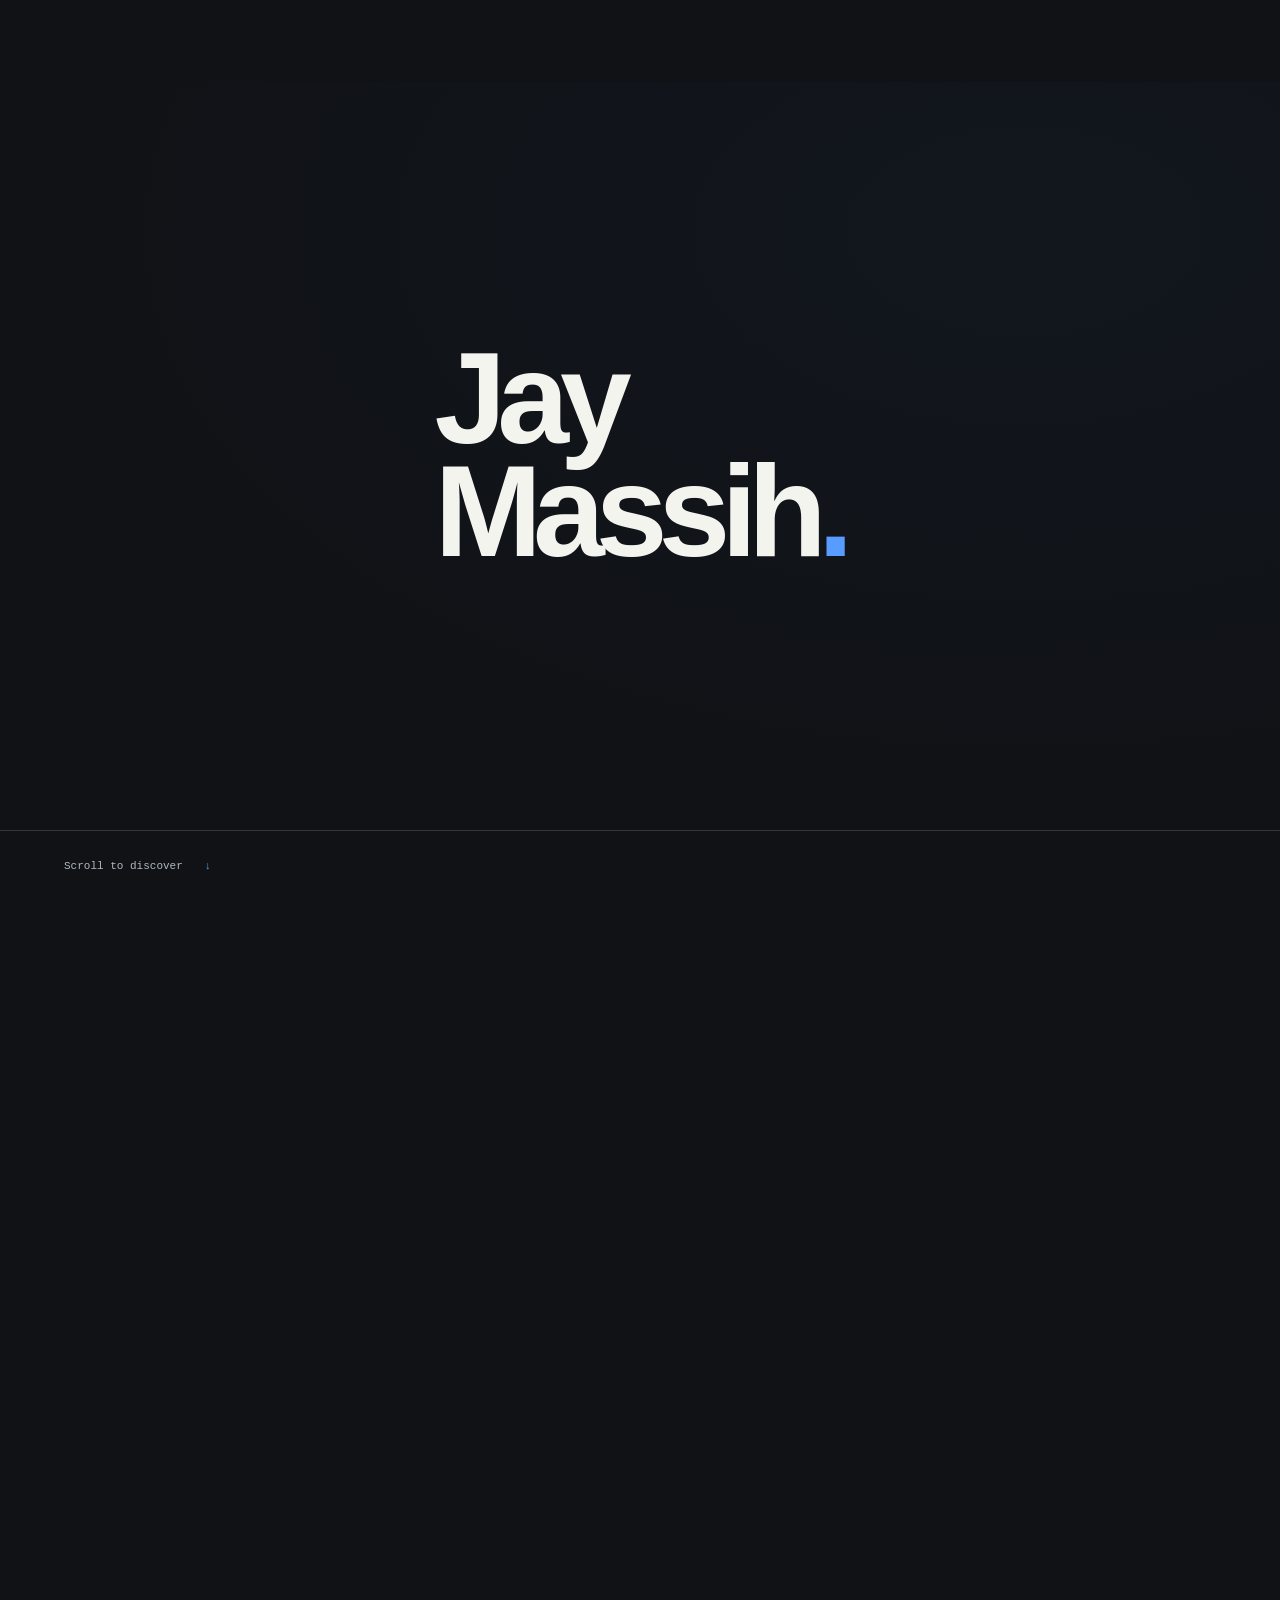
<file: index.html>
<!doctype html><html lang="en"><head><meta charset="utf-8"><meta name="viewport" content="width=device-width,initial-scale=1"><title>Jay Massih</title><meta name="description" content="Jay Massih — DJ, drummer and music producer based in Dubai."><script>location.replace('home/'+location.search+location.hash);</script><noscript><meta http-equiv="refresh" content="0; url=home/"></noscript><style>body{background:#101216;color:#f4f4ef;font:18px Arial;padding:10vh 8%}a{color:#589cff}</style></head><body><p><a href="home/">Enter Jay Massih’s website →</a></p></body></html>
</file>
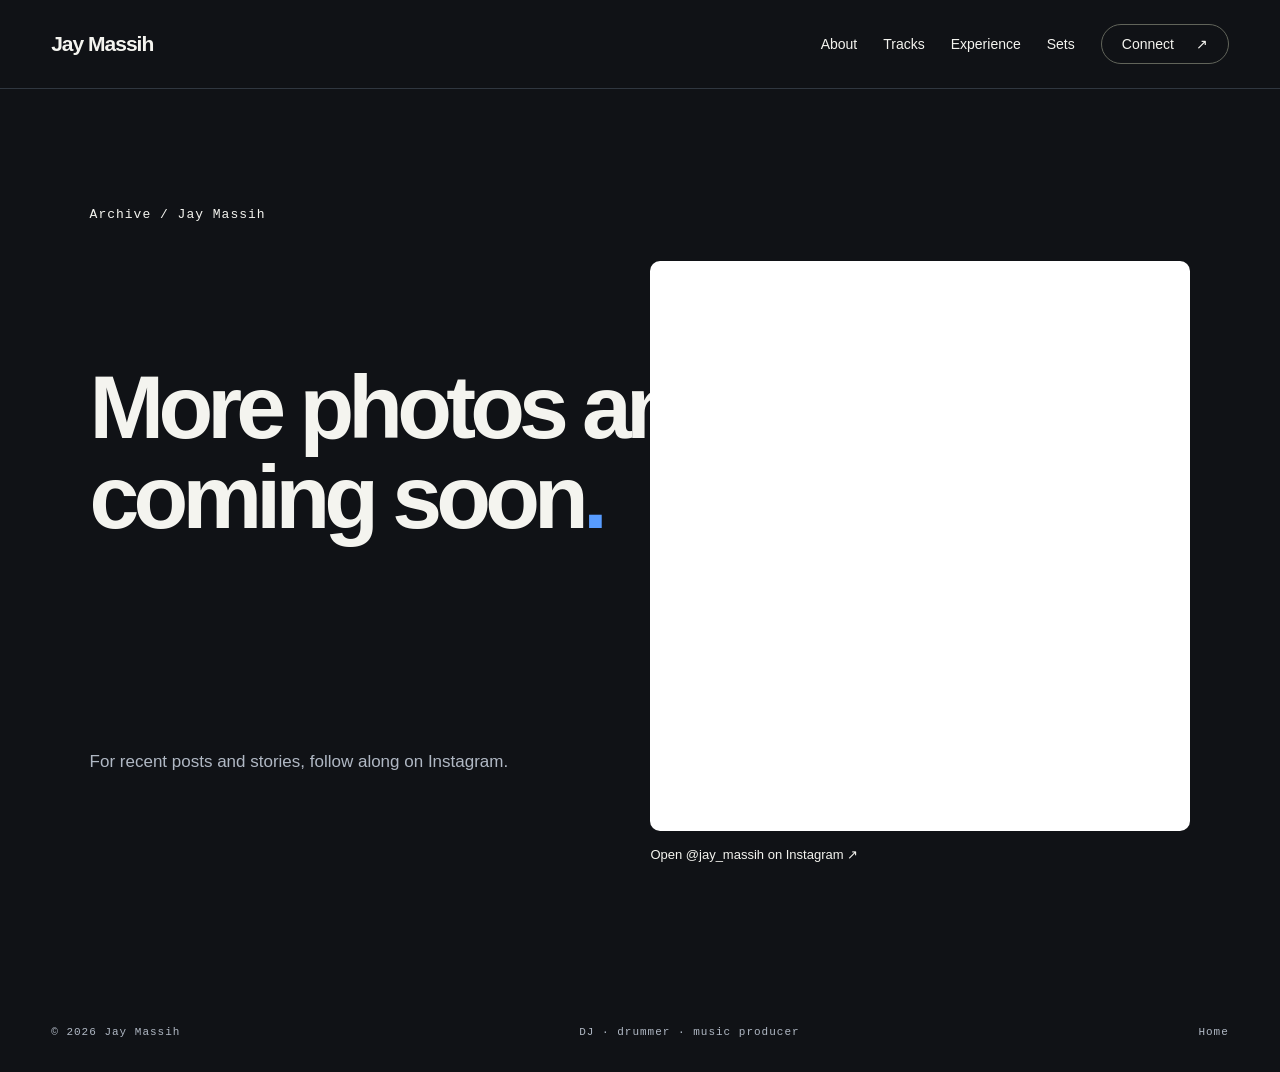
<file: archive/index.html>
<!doctype html><html lang="en"><head><meta charset="utf-8"><meta name="viewport" content="width=device-width,initial-scale=1"><meta name="description" content="More photos and videos are coming soon. Follow Jay Massih on Instagram for recent updates."><title>Archive — Jay Massih</title><link rel="icon" type="image/svg+xml" href="data:image/svg+xml,%3Csvg xmlns='http://www.w3.org/2000/svg' viewBox='0 0 64 64'%3E%3Crect width='64' height='64' rx='12' fill='%23589cff'/%3E%3Ctext x='12' y='46' font-family='Arial' font-weight='900' font-size='39'%3EJ.%3C/text%3E%3C/svg%3E"><link rel="stylesheet" href="../assets/css/style.css?v=11"></head><body><a class="skip" href="#main">Skip to content</a><header><a href="../home/" class="logo" aria-label="Jay Massih home">Jay Massih</a><nav aria-label="Main navigation"><a href="../home/#about">About</a><a href="../tracks/">Tracks</a><a href="../experience/">Experience</a><a href="../sets/">Sets</a><a class="nav-contact" href="../home/#connect">Connect <span>↗</span></a></nav></header><main id="main" class="archive-coming-soon"><p class="eyebrow">Archive / Jay Massih</p><h1>More photos and videos<br>coming soon<span>.</span></h1><p class="archive-copy">For recent posts and stories, follow along on Instagram.</p><div class="archive-profile"><iframe src="https://www.instagram.com/jay_massih/embed/" title="Jay Massih’s Instagram profile" loading="lazy" width="540" height="570" referrerpolicy="strict-origin-when-cross-origin"></iframe><p><a href="https://www.instagram.com/jay_massih/" target="_blank" rel="noopener">Open @jay_massih on Instagram ↗</a></p></div></main><footer><span>© 2026 Jay Massih</span><span>DJ · drummer · music producer</span><a href="../home/">Home</a></footer><style>.archive-coming-soon{min-height:calc(100vh - 170px);padding:clamp(50px,9vw,120px) 7%;display:grid;grid-template-columns:minmax(0,1.2fr) minmax(540px,.8fr);align-content:center;align-items:center;gap:16px 8%;background:#101216}.archive-coming-soon>.eyebrow{grid-column:1/-1}.archive-coming-soon h1{font-size:clamp(42px,7vw,92px);letter-spacing:-.065em;line-height:1;margin:15px 0}.archive-coming-soon h1 span{color:var(--acid)}.archive-copy{font-size:17px;line-height:1.6;color:var(--muted);max-width:430px}.archive-profile{grid-column:2;grid-row:2/4;width:100%;min-width:0;max-width:540px}.archive-profile iframe{display:block;width:100%;height:570px;max-width:540px;border:0;border-radius:10px;background:#fff}.archive-profile p{font-size:13px;color:var(--muted);margin-top:14px}.archive-profile a{color:var(--ink);text-underline-offset:4px}@media(max-width:1100px){.archive-coming-soon{grid-template-columns:minmax(0,1fr);padding-left:6%;padding-right:6%;gap:10px}.archive-coming-soon>.eyebrow{grid-column:auto}.archive-profile{grid-column:auto;grid-row:auto;margin-top:25px;width:100%}.archive-profile iframe{height:540px}}@media(max-width:560px){.archive-coming-soon{min-height:0;padding:55px 5%}.archive-coming-soon h1{font-size:clamp(40px,10vw,58px)}.archive-profile iframe{height:520px}}</style></body></html>
</file>
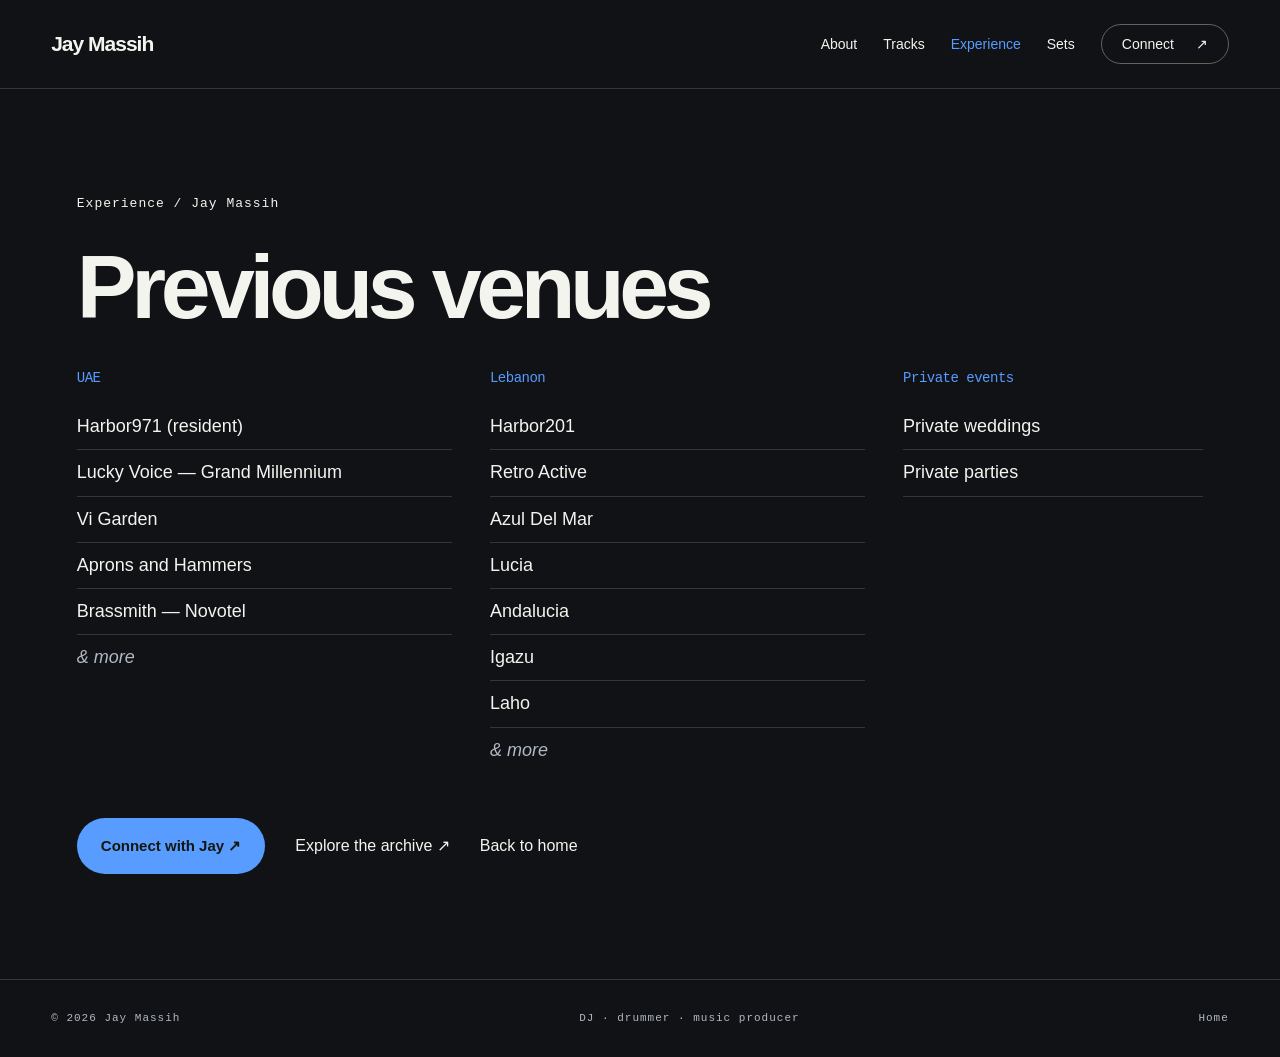
<file: experience/index.html>
<!doctype html><html lang="en"><head><meta charset="utf-8"><meta name="viewport" content="width=device-width,initial-scale=1"><meta name="description" content="Previous venues by Jay Massih, DJ, drummer and music producer based in Dubai."><title>Previous venues — Jay Massih</title><link rel="icon" type="image/svg+xml" href="data:image/svg+xml,%3Csvg xmlns='http://www.w3.org/2000/svg' viewBox='0 0 64 64'%3E%3Crect width='64' height='64' rx='12' fill='%23589cff'/%3E%3Ctext x='12' y='46' font-family='Arial' font-weight='900' font-size='39'%3EJ.%3C/text%3E%3C/svg%3E"><link rel="stylesheet" href="../assets/css/style.css?v=11"></head><body><a class="skip" href="#main">Skip to content</a><header><a href="../home/" class="logo" aria-label="Jay Massih home">Jay Massih</a><nav aria-label="Main navigation"><a href="../home/#about">About</a><a href="../tracks/">Tracks</a><a href="../experience/" aria-current="page">Experience</a><a href="../sets/">Sets</a><a class="nav-contact" href="../home/#connect">Connect <span>↗</span></a></nav></header><main id="main"><section class="experience-page section"><p class="eyebrow">Experience / Jay Massih</p><h1>Previous venues</h1><div class="venue-regions"><div class="venue-region"><h3>UAE</h3><ul class="previous-venues"><li>Harbor971 (resident)</li><li>Lucky Voice — Grand Millennium</li><li>Vi Garden</li><li>Aprons and Hammers</li><li>Brassmith — Novotel</li><li class="venue-more">&amp; more</li></ul></div><div class="venue-region"><h3>Lebanon</h3><ul class="previous-venues"><li>Harbor201</li><li>Retro Active</li><li>Azul Del Mar</li><li>Lucia</li><li>Andalucia</li><li>Igazu</li><li>Laho</li><li class="venue-more">&amp; more</li></ul></div><div class="venue-region"><h3>Private events</h3><ul class="previous-venues"><li>Private weddings</li><li>Private parties</li></ul></div></div><div class="experience-return"><a class="button" href="../home/#connect">Connect with Jay ↗</a><a href="../archive/">Explore the archive ↗</a><a href="../home/">Back to home</a></div></section></main><footer><span>© 2026 Jay Massih</span><span>DJ · drummer · music producer</span><a href="../home/">Home</a></footer><script src="../assets/js/site.js?v=11"></script></body></html>
</file>
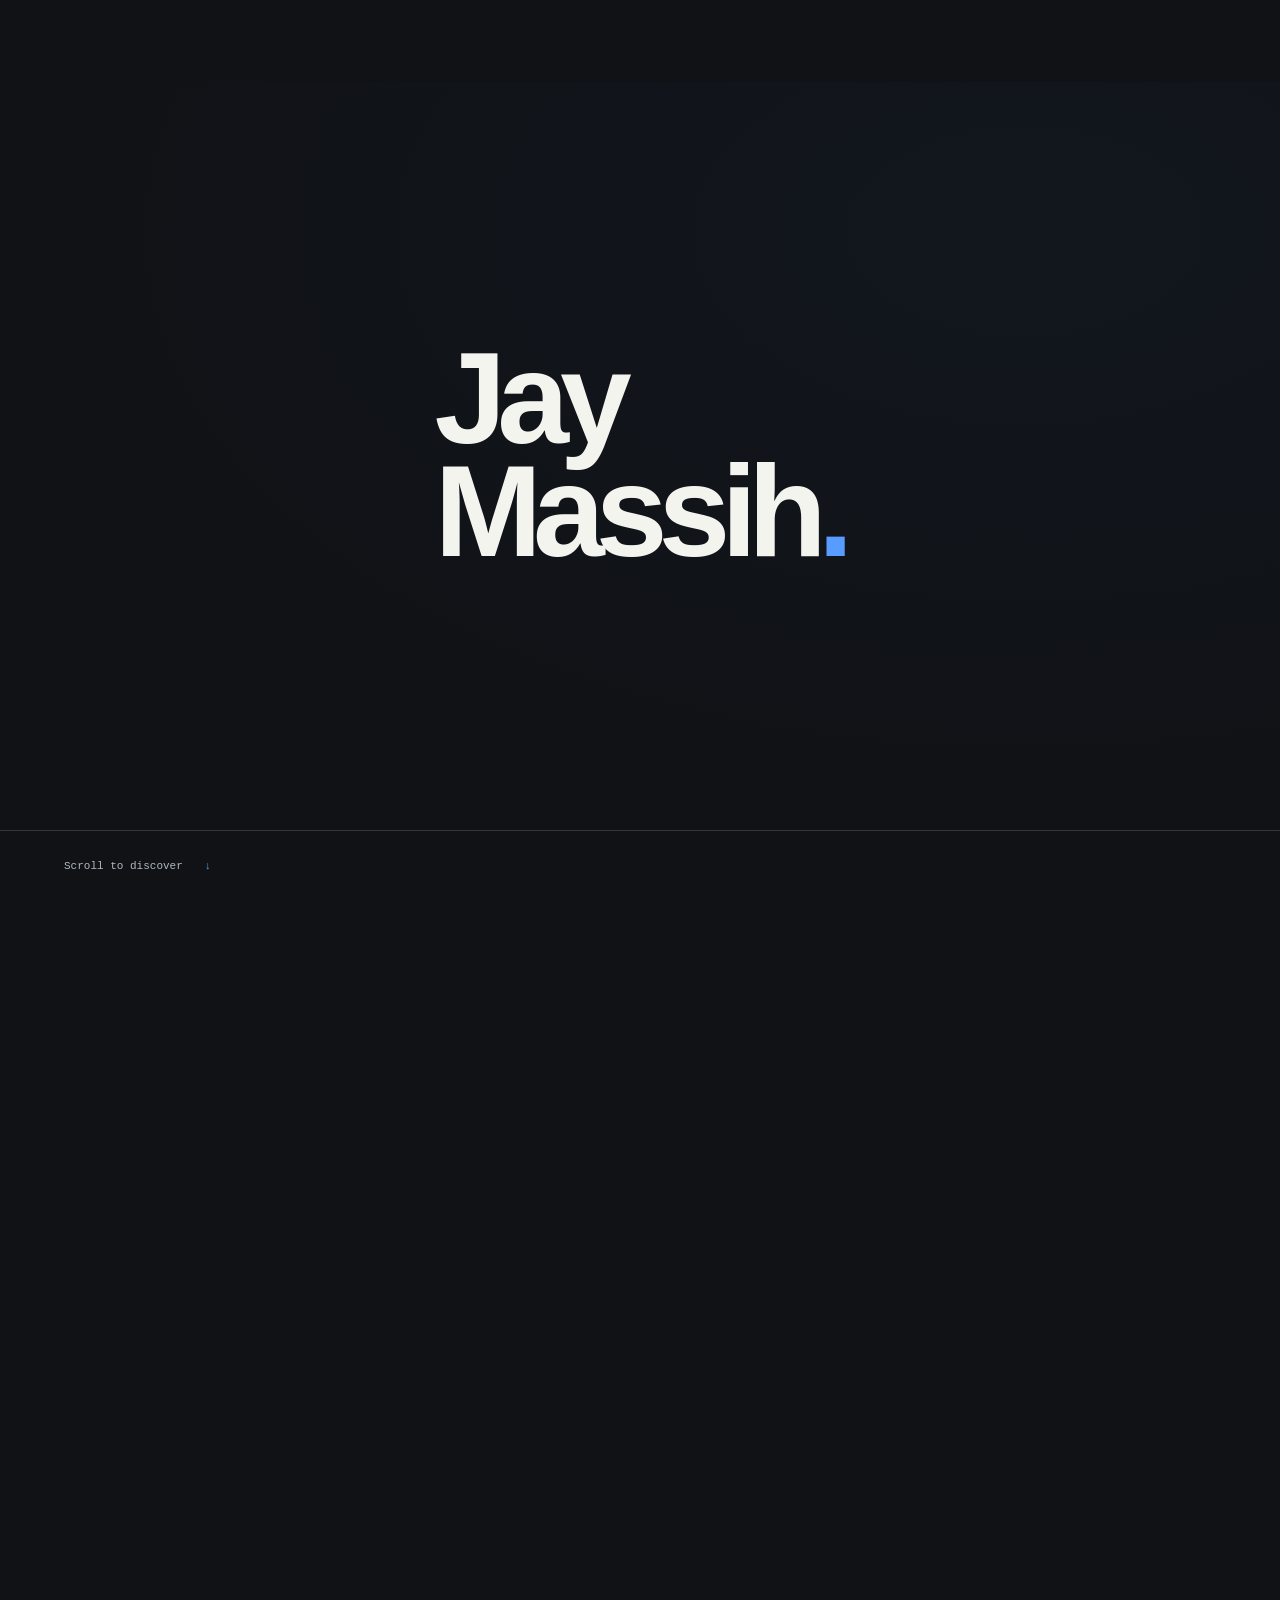
<file: home/index.html>
<!doctype html><html lang="en"><head><meta charset="utf-8"><meta name="viewport" content="width=device-width,initial-scale=1"><meta name="description" content="Jay Massih is a Dubai-based DJ, drummer and music producer. Explore his music, biography and live experience."><title>Jay Massih — DJ, drummer & music producer</title><link rel="icon" type="image/svg+xml" href="data:image/svg+xml,%3Csvg xmlns='http://www.w3.org/2000/svg' viewBox='0 0 64 64'%3E%3Crect width='64' height='64' rx='12' fill='%23589cff'/%3E%3Ctext x='12' y='46' font-family='Arial' font-weight='900' font-size='39'%3EJ.%3C/text%3E%3C/svg%3E"><link rel="stylesheet" href="../assets/css/style.css?v=11"></head><body class="story-home">
<a class="skip" href="#main">Skip to content</a><header><a href="#" class="logo" aria-label="Jay Massih home">Jay Massih</a><nav aria-label="Main navigation"><a href="#about">About</a><a href="../tracks/">Tracks</a><a href="../experience/">Experience</a><a href="../sets/">Sets</a><a class="nav-contact" href="#connect">Connect <span>↗</span></a></nav></header>
<main id="main" tabindex="-1" aria-label="Jay Massih portfolio"><section id="home" class="hero story-scene" aria-labelledby="hero-title"><div class="hero-copy"><p class="eyebrow">DJ / drummer / music producer · Dubai</p><h1 id="hero-title">Jay<br>Massih<span class="period">.</span></h1><p class="tag">Musician first.<br>Always in the groove.</p><p class="intro-copy">Rooted in musicianship.<br>Music that moves with the room.</p><a class="button" href="#music">Explore the music <span>↘</span></a></div><figure class="hero-photo" tabindex="0" aria-label="Portrait of Jay Massih"><img src="../assets/jay-portrait.jpg" alt="Jay Massih" fetchpriority="high"><figcaption>Jihad Al Massih <span>Artist & musician</span></figcaption></figure><span class="hero-watermark" aria-hidden="true">Feel<br>the rhythm.</span></section>

<section id="about" class="story-scene section about"><div class="section-label"><span>01 / The artist</span></div><div class="about-body"><h2>A lifetime of rhythm.<br>A sound without borders.</h2><div class="bio-columns"><p>Jay Massih, whose full professional name is Jihad Al Massih, is a DJ, drummer and music producer based in Dubai. Raised around music and musicians in Lebanon, he developed his ear through tape collections, mentorship and years of live performance.</p><p>His approach to DJing begins with musicianship: understanding rhythm, harmony and the relationship between songs. His sets are built around seamless transitions and a feel for the people in front of him.</p></div><div class="facts"><div><strong>26</strong><span>Years in nightlife</span></div><div><strong>10</strong><span>Countries worked in</span></div></div><p class="countries">Lebanon · UAE · Bahrain · Qatar · Ghana · Jordan · Turkey · USA · Mexico · Italy</p></div></section>
<section id="music" class="story-scene section music"><div class="section-heading"><div><p class="eyebrow">02 / Latest tracks</p><h2>From the studio.</h2></div><a class="text-link" href="../tracks/">View all tracks ↗</a></div><div class="track-controls"><p>Choose a track. Find your platform.</p><div><button type="button" data-scroll="-1" aria-label="Previous tracks" aria-controls="latest-tracks">←</button><button type="button" data-scroll="1" aria-label="Next tracks" aria-controls="latest-tracks">→</button></div></div><div id="latest-tracks" class="track-carousel" tabindex="0" aria-label="Latest tracks"><article class="release track-card" id="track-8"><div class="cover"><img src="../assets/sans-toi.jpg" alt="Sans toi cover artwork" loading="lazy"></div><div class="release-meta"><span>Single / 2026</span><span>New release</span></div><h3>Sans toi</h3><p>Jay Massih feat. Stephanie Fikany</p><details class="listen-picker" name="platform-choice"><summary aria-label="Choose where to listen to Sans toi"><span class="closed-label">Listen +</span><span class="open-label">Close −</span></summary><div class="listen-options" role="dialog" aria-modal="true" aria-label="Choose a music platform" tabindex="-1"><button class="popup-close" type="button" aria-label="Close platform popup">×</button><p class="eyebrow">Choose your platform</p><h4>Sans toi</h4><p>Jay Massih feat. Stephanie Fikany</p><p class="release-detail">Released 3 October 2026<br>Record label: Jay Massih</p><a class="platform-link" href="https://open.spotify.com/track/7wC6e5nogEh710U2lG8HPH" target="_blank" rel="noopener"><img class="provider-icon" src="../assets/icons/spotify.svg" alt="" width="26" height="26"><span>Spotify<small>Open track</small></span><span aria-hidden="true">↗</span></a><a class="platform-link" href="https://music.apple.com/us/album/sans-toi-feat-stephanie-fikany/6817136044?i=6817136046" target="_blank" rel="noopener"><img class="provider-icon" src="../assets/icons/applemusic.svg" alt="" width="26" height="26"><span>Apple Music<small>Open track</small></span><span aria-hidden="true">↗</span></a><a class="platform-link" href="https://www.youtube.com/watch?v=5e5tpMfD8P0" target="_blank" rel="noopener"><img class="provider-icon" src="../assets/icons/youtube.svg" alt="" width="26" height="26"><span>YouTube<small>Open track</small></span><span aria-hidden="true">↗</span></a><a class="platform-link" href="https://music.youtube.com/watch?v=5e5tpMfD8P0" target="_blank" rel="noopener"><img class="provider-icon" src="../assets/icons/youtube.svg" alt="" width="26" height="26"><span>YouTube Music<small>Open track</small></span><span aria-hidden="true">↗</span></a><a class="platform-link" href="https://www.deezer.com/track/4315929702" target="_blank" rel="noopener"><img class="provider-icon" src="../assets/icons/deezer.svg" alt="" width="26" height="26"><span>Deezer<small>Open track</small></span><span aria-hidden="true">↗</span></a><a class="platform-link" href="https://music.amazon.com/albums/B0HLBLBB83?trackAsin=B0HLBSW17G" target="_blank" rel="noopener"><img class="provider-icon" src="../assets/icons/amazonmusic.png" alt="" width="26" height="26"><span>Amazon Music<small>Open track</small></span><span aria-hidden="true">↗</span></a><a class="platform-link" href="https://listen.tidal.com/track/565078013" target="_blank" rel="noopener"><img class="provider-icon" src="../assets/icons/tidal.svg" alt="" width="26" height="26"><span>Tidal<small>Open track</small></span><span aria-hidden="true">↗</span></a><a class="platform-link" href="https://music.apple.com/us/album/sans-toi-feat-stephanie-fikany/6817136044?i=6817136046&amp;app=itunes" target="_blank" rel="noopener"><img class="provider-icon" src="../assets/icons/applemusic.svg" alt="" width="26" height="26"><span>iTunes<small>Buy track</small></span><span aria-hidden="true">↗</span></a></div></details></article>
<article class="release track-card" id="track-1"><div class="cover"><img src="../assets/alone.jpg" alt="Alone in the dark cover artwork" loading="lazy"></div><div class="release-meta"><span>Single / 2026</span><span>01</span></div><h3>Alone in the dark</h3><p>Jay Massih</p><details class="listen-picker" name="platform-choice"><summary aria-label="Choose where to listen to Alone in the dark"><span class="closed-label">Listen +</span><span class="open-label">Close −</span></summary><div class="listen-options" role="dialog" aria-modal="true" aria-label="Choose a music platform" tabindex="-1"><button class="popup-close" type="button" aria-label="Close platform popup">×</button><p class="eyebrow">Choose your platform</p><h4>Alone in the dark</h4><p>Jay Massih · 2026</p><a class="platform-link" href="https://music.apple.com/ca/album/alone-in-the-dark-single/6785182268" target="_blank" rel="noopener"><img class="provider-icon" src="../assets/icons/applemusic.svg" alt="" width="26" height="26"><span>Apple Music<small>Open release</small></span><span aria-hidden="true">↗</span></a><a class="platform-link" href="https://open.spotify.com/search/Jay%20Massih%20Alone%20in%20the%20dark" target="_blank" rel="noopener"><img class="provider-icon" src="../assets/icons/spotify.svg" alt="" width="26" height="26"><span>Spotify<small>Search for this track</small></span><span aria-hidden="true">↗</span></a><a class="platform-link" href="https://www.youtube.com/watch?v=MxZyQP1oaBI" target="_blank" rel="noopener"><img class="provider-icon" src="../assets/icons/youtube.svg" alt="" width="26" height="26"><span>YouTube<small>Open track</small></span><span aria-hidden="true">↗</span></a><a class="platform-link" href="https://play.anghami.com/artist/19598595" target="_blank" rel="noopener"><img class="provider-icon" src="../assets/icons/anghami.png" alt="" width="26" height="26"><span>Anghami<small>Browse artist channel</small></span><span aria-hidden="true">↗</span></a></div></details></article>
<article class="release track-card" id="track-2"><div class="cover"><img src="../assets/fear.jpg" alt="Fear cover artwork" loading="lazy"></div><div class="release-meta"><span>Single / 2026</span><span>02</span></div><h3>Fear</h3><p>Jay Massih</p><details class="listen-picker" name="platform-choice"><summary aria-label="Choose where to listen to Fear"><span class="closed-label">Listen +</span><span class="open-label">Close −</span></summary><div class="listen-options" role="dialog" aria-modal="true" aria-label="Choose a music platform" tabindex="-1"><button class="popup-close" type="button" aria-label="Close platform popup">×</button><p class="eyebrow">Choose your platform</p><h4>Fear</h4><p>Jay Massih · 2026</p><a class="platform-link" href="https://music.apple.com/ca/album/fear-single/6784952772" target="_blank" rel="noopener"><img class="provider-icon" src="../assets/icons/applemusic.svg" alt="" width="26" height="26"><span>Apple Music<small>Open release</small></span><span aria-hidden="true">↗</span></a><a class="platform-link" href="https://open.spotify.com/search/Jay%20Massih%20FEAR" target="_blank" rel="noopener"><img class="provider-icon" src="../assets/icons/spotify.svg" alt="" width="26" height="26"><span>Spotify<small>Search for this track</small></span><span aria-hidden="true">↗</span></a><a class="platform-link" href="https://www.youtube.com/watch?v=cH25UV2vvQU" target="_blank" rel="noopener"><img class="provider-icon" src="../assets/icons/youtube.svg" alt="" width="26" height="26"><span>YouTube<small>Open track</small></span><span aria-hidden="true">↗</span></a><a class="platform-link" href="https://play.anghami.com/artist/19598595" target="_blank" rel="noopener"><img class="provider-icon" src="../assets/icons/anghami.png" alt="" width="26" height="26"><span>Anghami<small>Browse artist channel</small></span><span aria-hidden="true">↗</span></a></div></details></article></div></section>
<section id="experience" class="story-scene section venue-section"><div class="section-heading"><div><p class="eyebrow">03 / Experience</p><h2>Previous venues</h2></div><div class="venue-links"><a class="text-link" href="../experience/">View venues ↗</a><a class="archive-history-link" href="../archive/">Explore the archive ↗</a></div></div><div class="venue-regions"><div class="venue-region"><h3>UAE</h3><ul class="previous-venues"><li>Harbor971 (resident)</li><li>Lucky Voice — Grand Millennium</li><li>Vi Garden</li><li>Aprons and Hammers</li><li>Brassmith — Novotel</li><li class="venue-more">&amp; more</li></ul></div><div class="venue-region"><h3>Lebanon</h3><ul class="previous-venues"><li>Harbor201</li><li>Retro Active</li><li>Azul Del Mar</li><li>Lucia</li><li>Andalucia</li><li>Igazu</li><li>Laho</li><li class="venue-more">&amp; more</li></ul></div><div class="venue-region"><h3>Private events</h3><ul class="previous-venues"><li>Private weddings</li><li>Private parties</li></ul></div></div></section>
<section id="sets" class="story-scene section sets-teaser"><div class="sets-copy"><p class="eyebrow">04 / Behind the decks</p><h2>One room.<br>A shared rhythm.</h2><p>Live performances and recorded sessions, in full.</p><a class="button" href="../sets/">Explore the sets ↗</a></div><a class="set-feature" href="../sets/" aria-label="Explore live and recorded sets"><div class="record-art" aria-hidden="true"><span>J.</span></div><span class="set-feature-label">Live & recorded <span>↗</span></span></a></section><section id="connect" class="story-scene connect"><div class="contact-intro"><p class="eyebrow">05 / Get in touch</p><h2>Let's talk<br><span>music.</span></h2><p>For a night behind the decks,<br>a live set or a studio collaboration.</p><span class="contact-location">Dubai, UAE / Jay Massih</span></div><div class="contact-panel"><div class="panel-heading"><span>Bookings</span><span>01</span></div><a class="booking-number" href="tel:+971563114184">+971 56 311 4184</a><div class="booking-actions"><a class="booking-action" href="tel:+971563114184" aria-label="Call Jay for bookings">Call for bookings <span aria-hidden="true">↗</span></a><a class="booking-action whatsapp-action" href="https://wa.me/971563114184" target="_blank" rel="noopener" aria-label="Message Jay on WhatsApp for bookings"><img src="../assets/icons/whatsapp.svg" width="22" height="22" alt="">WhatsApp <span aria-hidden="true">↗</span></a></div><a class="contact-social" href="https://www.instagram.com/jay_massih/" target="_blank" rel="noopener"><span>Instagram · @jay_massih</span><span aria-hidden="true">↗</span></a><div class="panel-heading channels-heading"><span>Listen & follow</span><span>02</span></div><div class="channel-rows"><a href="https://www.youtube.com/@Djjaymassih" target="_blank" rel="noopener"><span>YouTube</span><span>Videos & music ↗</span></a><a href="https://music.apple.com/ca/artist/jay-massih/1721616108" target="_blank" rel="noopener"><span>Apple Music</span><span>Releases ↗</span></a><a href="https://play.anghami.com/artist/19598595" target="_blank" rel="noopener"><span>Anghami</span><span>Artist channel ↗</span></a></div></div></section></main><div class="story-controls" aria-label="Homepage scenes"><p class="scroll-cue">Scroll to discover <span aria-hidden="true">↓</span></p><nav aria-label="Scene navigation"><button type="button" data-scene="0" aria-label="Introduction"><span class="scene-dot"></span><span class="scene-name">Introduction</span></button><button type="button" data-scene="1" aria-label="The artist"><span class="scene-dot"></span><span class="scene-name">The artist</span></button><button type="button" data-scene="2" aria-label="Latest tracks"><span class="scene-dot"></span><span class="scene-name">Latest tracks</span></button><button type="button" data-scene="3" aria-label="Venues"><span class="scene-dot"></span><span class="scene-name">Venues</span></button><button type="button" data-scene="4" aria-label="Sets"><span class="scene-dot"></span><span class="scene-name">Sets</span></button><button type="button" data-scene="5" aria-label="Connect"><span class="scene-dot"></span><span class="scene-name">Connect</span></button></nav><span class="scene-count" aria-live="polite">01 / 06</span><div class="story-progress" aria-hidden="true"></div></div><footer><span>© 2026 Jay Massih</span><span>DJ · drummer · music producer</span><a href="#">Back to top ↑</a></footer><script src="../assets/js/site.js?v=11"></script><script src="../assets/js/story.js?v=11"></script></body></html>
</file>
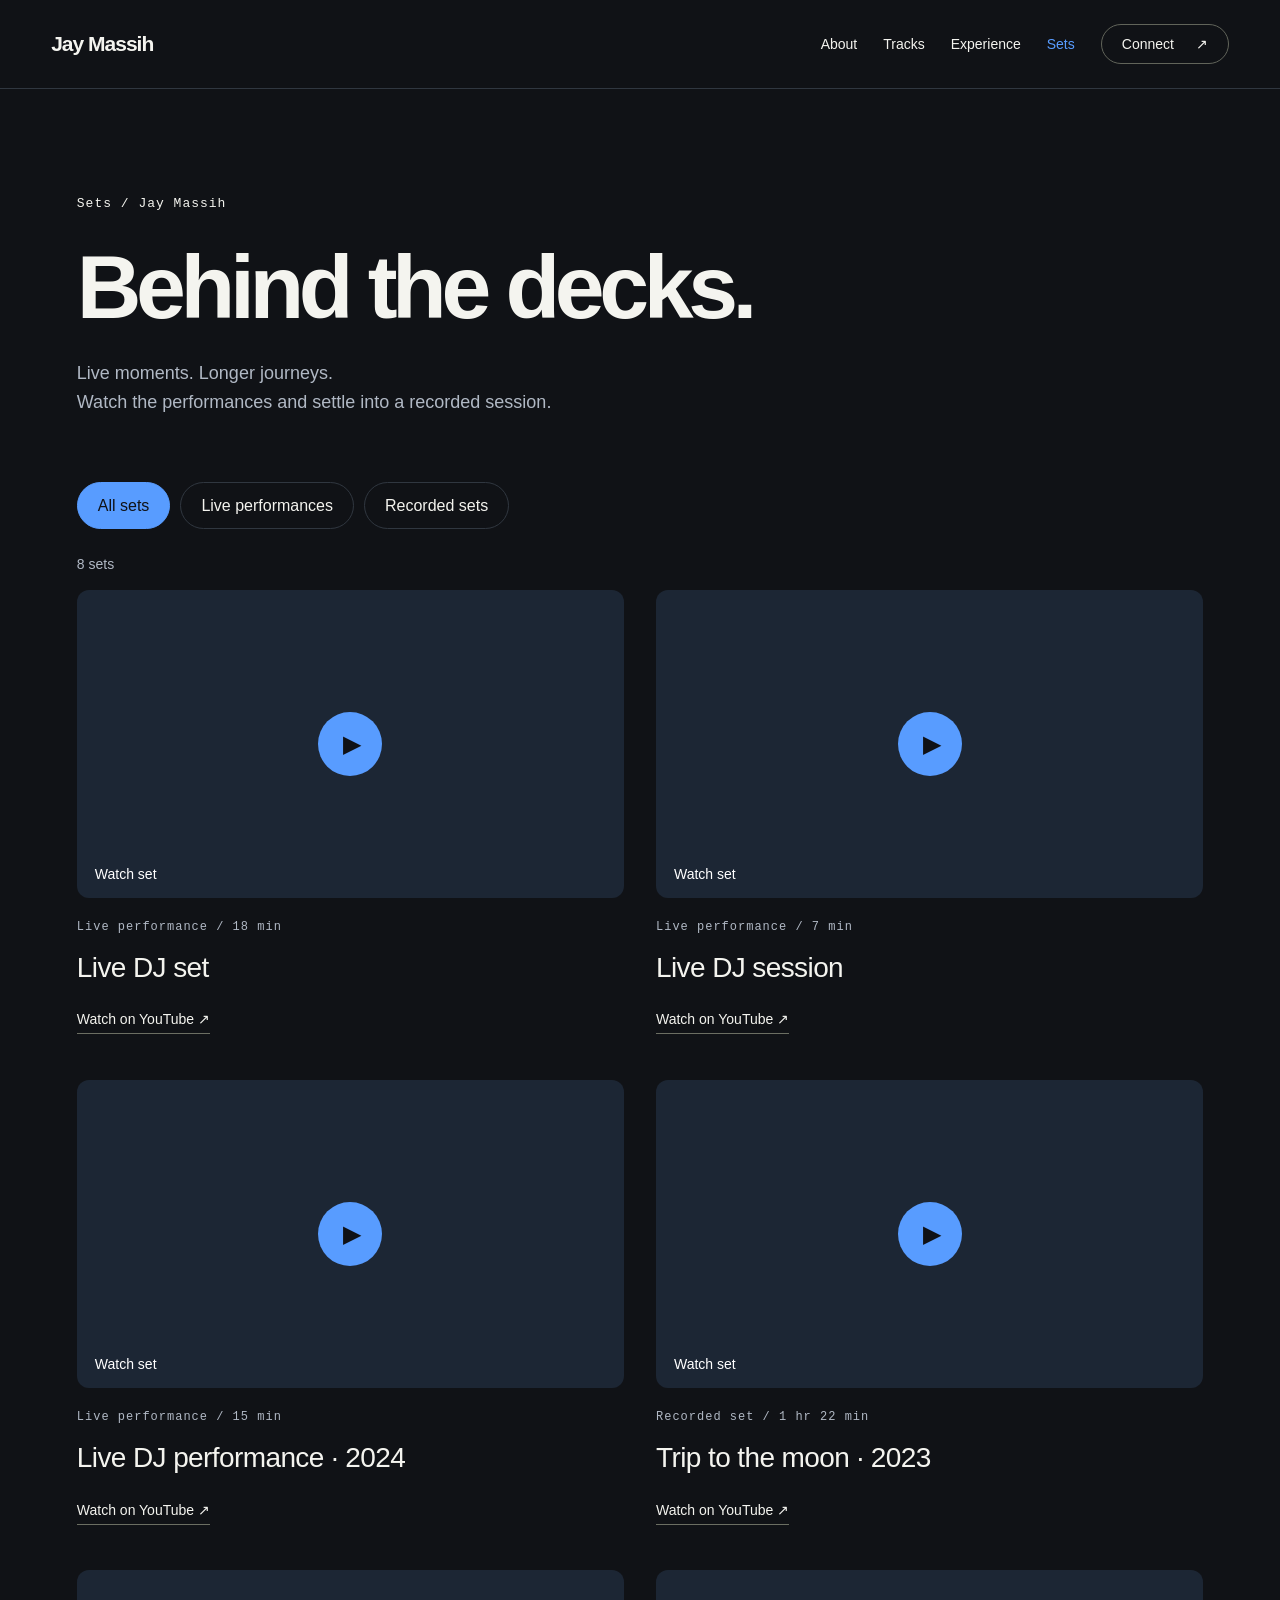
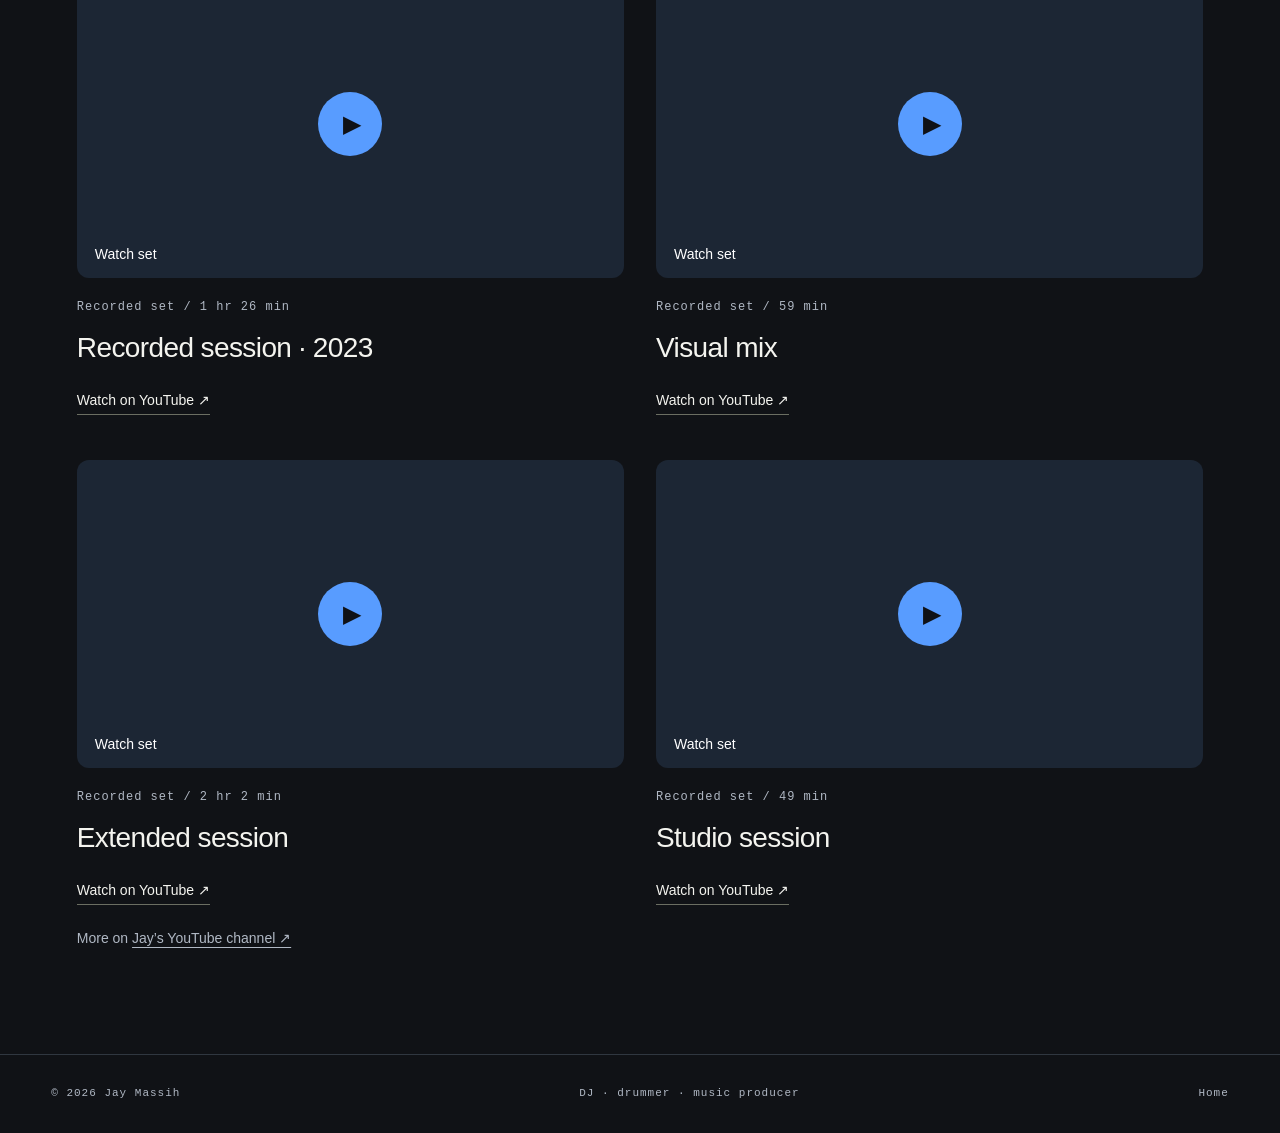
<file: sets/index.html>
<!doctype html><html lang="en"><head><meta charset="utf-8"><meta name="viewport" content="width=device-width,initial-scale=1"><meta name="description" content="Watch live DJ performances and recorded sets by Jay Massih."><title>Sets — Jay Massih</title><link rel="icon" type="image/svg+xml" href="data:image/svg+xml,%3Csvg xmlns='http://www.w3.org/2000/svg' viewBox='0 0 64 64'%3E%3Crect width='64' height='64' rx='12' fill='%23589cff'/%3E%3Ctext x='12' y='46' font-family='Arial' font-weight='900' font-size='39'%3EJ.%3C/text%3E%3C/svg%3E"><link rel="stylesheet" href="../assets/css/style.css?v=11"></head><body><a class="skip" href="#main">Skip to content</a><header><a href="../home/" class="logo" aria-label="Jay Massih home">Jay Massih</a><nav aria-label="Main navigation"><a href="../home/#about">About</a><a href="../tracks/">Tracks</a><a href="../experience/">Experience</a><a href="../sets/" aria-current="page">Sets</a><a class="nav-contact" href="../home/#connect">Connect <span>↗</span></a></nav></header><main id="main"><section class="section experience-page sets-page"><p class="eyebrow">Sets / Jay Massih</p><h1>Behind the decks.</h1><p class="experience-lead">Live moments. Longer journeys.<br>Watch the performances and settle into a recorded session.</p><div class="set-filters" aria-label="Filter sets" hidden><button type="button" data-filter="all" aria-pressed="true">All sets</button><button type="button" data-filter="live" aria-pressed="false">Live performances</button><button type="button" data-filter="recorded" aria-pressed="false">Recorded sets</button></div><p id="set-count" class="set-count" aria-live="polite"></p><div id="sets-grid" class="sets-grid"><ul class="previous-venues"><li><a href="https://www.youtube.com/watch?v=PXhsF0fSl04" target="_blank" rel="noopener">Live DJ set · 18 min ↗</a></li><li><a href="https://www.youtube.com/watch?v=eA2Nxbg__QM" target="_blank" rel="noopener">Live DJ session · 7 min ↗</a></li><li><a href="https://www.youtube.com/watch?v=QoSGchIEOuQ" target="_blank" rel="noopener">Live DJ performance · 2024 · 15 min ↗</a></li><li><a href="https://www.youtube.com/watch?v=RHQNczNpjYQ" target="_blank" rel="noopener">Trip to the moon · 2023 · 1 hr 22 min ↗</a></li><li><a href="https://www.youtube.com/watch?v=tLwUcaB5EJY" target="_blank" rel="noopener">Recorded session · 2023 · 1 hr 26 min ↗</a></li><li><a href="https://www.youtube.com/watch?v=MK6ReDZbdRI" target="_blank" rel="noopener">Visual mix · 59 min ↗</a></li><li><a href="https://www.youtube.com/watch?v=L_ztA3r4YeQ" target="_blank" rel="noopener">Extended session · 2 hr 2 min ↗</a></li><li><a href="https://www.youtube.com/watch?v=rcBIxzaPLfU" target="_blank" rel="noopener">Studio session · 49 min ↗</a></li></ul></div><p class="catalog-note">More on <a href="https://www.youtube.com/@Djjaymassih/videos" target="_blank" rel="noopener">Jay’s YouTube channel ↗</a></p></section></main><footer><span>© 2026 Jay Massih</span><span>DJ · drummer · music producer</span><a href="../home/">Home</a></footer><script src="../assets/js/site.js?v=11"></script><script src="../data/sets.js?v=11"></script><script src="../assets/js/sets.js?v=11"></script></body></html>
</file>
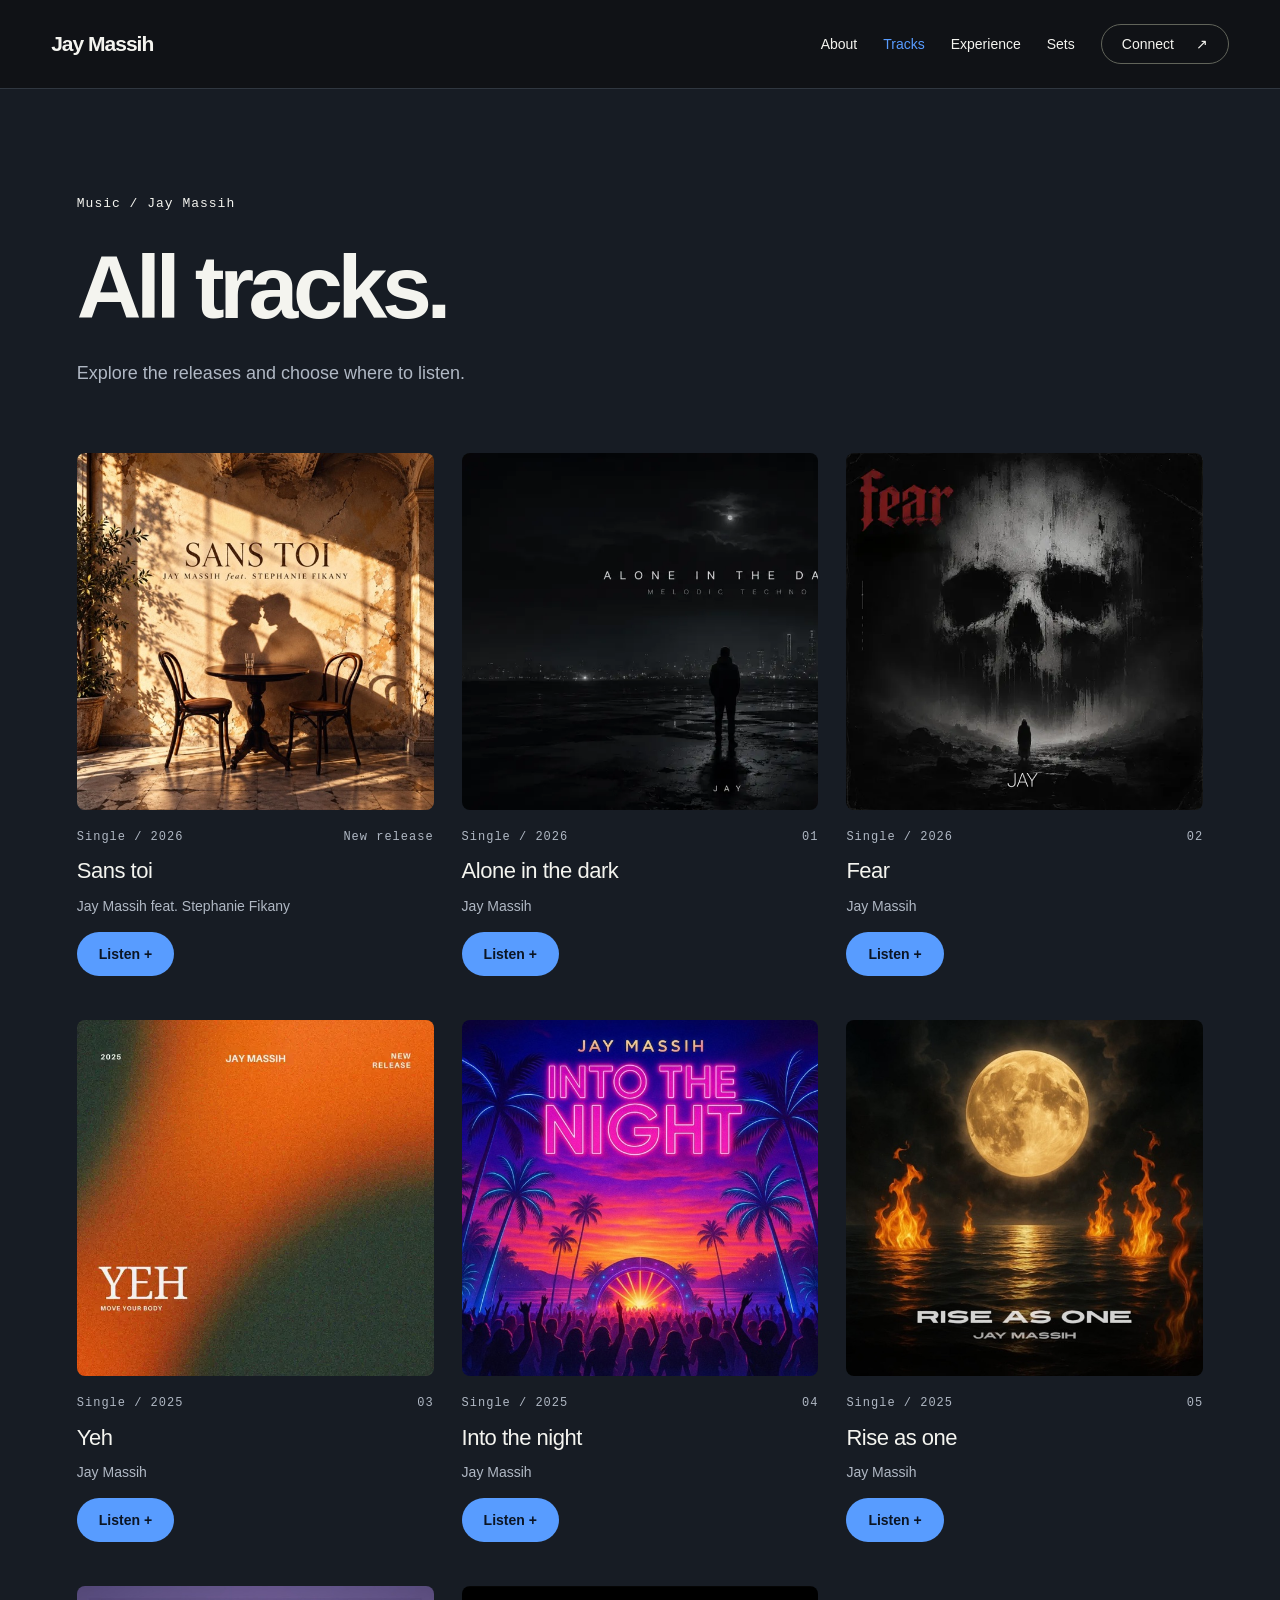
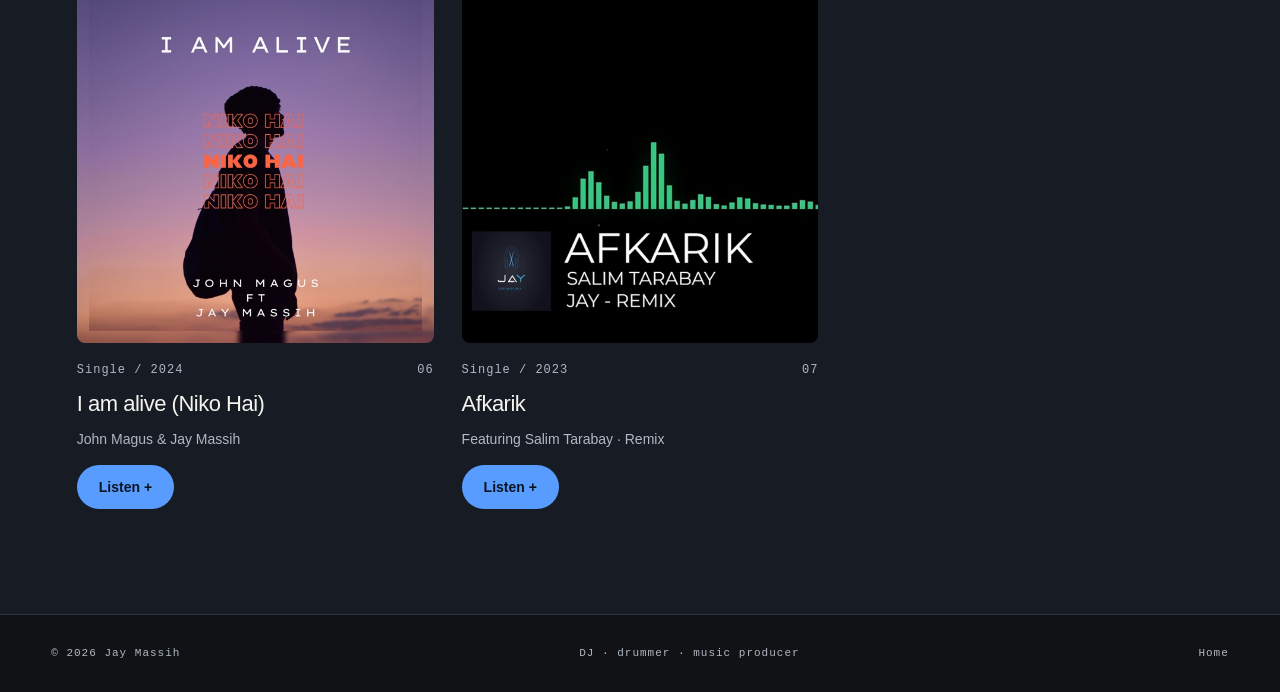
<file: tracks/index.html>
<!doctype html><html lang="en"><head><meta charset="utf-8"><meta name="viewport" content="width=device-width,initial-scale=1"><meta name="description" content="Tracks by Jay Massih, DJ, drummer and music producer based in Dubai."><title>Tracks — Jay Massih</title><link rel="icon" type="image/svg+xml" href="data:image/svg+xml,%3Csvg xmlns='http://www.w3.org/2000/svg' viewBox='0 0 64 64'%3E%3Crect width='64' height='64' rx='12' fill='%23589cff'/%3E%3Ctext x='12' y='46' font-family='Arial' font-weight='900' font-size='39'%3EJ.%3C/text%3E%3C/svg%3E"><link rel="stylesheet" href="../assets/css/style.css?v=11"></head><body><a class="skip" href="#main">Skip to content</a><header><a href="../home/" class="logo" aria-label="Jay Massih home">Jay Massih</a><nav aria-label="Main navigation"><a href="../home/#about">About</a><a href="../tracks/" aria-current="page">Tracks</a><a href="../experience/">Experience</a><a href="../sets/">Sets</a><a class="nav-contact" href="../home/#connect">Connect <span>↗</span></a></nav></header><main id="main"><section class="section experience-page music"><p class="eyebrow">Music / Jay Massih</p><h1>All tracks.</h1><p class="experience-lead">Explore the releases and choose where to listen.</p><div class="all-tracks"><article class="release track-card" id="track-8"><div class="cover"><img src="../assets/sans-toi.jpg" alt="Sans toi cover artwork" loading="lazy"></div><div class="release-meta"><span>Single / 2026</span><span>New release</span></div><h3>Sans toi</h3><p>Jay Massih feat. Stephanie Fikany</p><details class="listen-picker" name="platform-choice"><summary aria-label="Choose where to listen to Sans toi"><span class="closed-label">Listen +</span><span class="open-label">Close −</span></summary><div class="listen-options" role="dialog" aria-modal="true" aria-label="Choose a music platform" tabindex="-1"><button class="popup-close" type="button" aria-label="Close platform popup">×</button><p class="eyebrow">Choose your platform</p><h4>Sans toi</h4><p>Jay Massih feat. Stephanie Fikany</p><p class="release-detail">Released 3 October 2026<br>Record label: Jay Massih</p><a class="platform-link" href="https://open.spotify.com/track/7wC6e5nogEh710U2lG8HPH" target="_blank" rel="noopener"><img class="provider-icon" src="../assets/icons/spotify.svg" alt="" width="26" height="26"><span>Spotify<small>Open track</small></span><span aria-hidden="true">↗</span></a><a class="platform-link" href="https://music.apple.com/us/album/sans-toi-feat-stephanie-fikany/6817136044?i=6817136046" target="_blank" rel="noopener"><img class="provider-icon" src="../assets/icons/applemusic.svg" alt="" width="26" height="26"><span>Apple Music<small>Open track</small></span><span aria-hidden="true">↗</span></a><a class="platform-link" href="https://www.youtube.com/watch?v=5e5tpMfD8P0" target="_blank" rel="noopener"><img class="provider-icon" src="../assets/icons/youtube.svg" alt="" width="26" height="26"><span>YouTube<small>Open track</small></span><span aria-hidden="true">↗</span></a><a class="platform-link" href="https://music.youtube.com/watch?v=5e5tpMfD8P0" target="_blank" rel="noopener"><img class="provider-icon" src="../assets/icons/youtube.svg" alt="" width="26" height="26"><span>YouTube Music<small>Open track</small></span><span aria-hidden="true">↗</span></a><a class="platform-link" href="https://www.deezer.com/track/4315929702" target="_blank" rel="noopener"><img class="provider-icon" src="../assets/icons/deezer.svg" alt="" width="26" height="26"><span>Deezer<small>Open track</small></span><span aria-hidden="true">↗</span></a><a class="platform-link" href="https://music.amazon.com/albums/B0HLBLBB83?trackAsin=B0HLBSW17G" target="_blank" rel="noopener"><img class="provider-icon" src="../assets/icons/amazonmusic.png" alt="" width="26" height="26"><span>Amazon Music<small>Open track</small></span><span aria-hidden="true">↗</span></a><a class="platform-link" href="https://listen.tidal.com/track/565078013" target="_blank" rel="noopener"><img class="provider-icon" src="../assets/icons/tidal.svg" alt="" width="26" height="26"><span>Tidal<small>Open track</small></span><span aria-hidden="true">↗</span></a><a class="platform-link" href="https://music.apple.com/us/album/sans-toi-feat-stephanie-fikany/6817136044?i=6817136046&amp;app=itunes" target="_blank" rel="noopener"><img class="provider-icon" src="../assets/icons/applemusic.svg" alt="" width="26" height="26"><span>iTunes<small>Buy track</small></span><span aria-hidden="true">↗</span></a></div></details></article>
<article class="release track-card" id="track-1"><div class="cover"><img src="../assets/alone.jpg" alt="Alone in the dark cover artwork" loading="lazy"></div><div class="release-meta"><span>Single / 2026</span><span>01</span></div><h3>Alone in the dark</h3><p>Jay Massih</p><details class="listen-picker" name="platform-choice"><summary aria-label="Choose where to listen to Alone in the dark"><span class="closed-label">Listen +</span><span class="open-label">Close −</span></summary><div class="listen-options" role="dialog" aria-modal="true" aria-label="Choose a music platform" tabindex="-1"><button class="popup-close" type="button" aria-label="Close platform popup">×</button><p class="eyebrow">Choose your platform</p><h4>Alone in the dark</h4><p>Jay Massih · 2026</p><a class="platform-link" href="https://music.apple.com/ca/album/alone-in-the-dark-single/6785182268" target="_blank" rel="noopener"><img class="provider-icon" src="../assets/icons/applemusic.svg" alt="" width="26" height="26"><span>Apple Music<small>Open release</small></span><span aria-hidden="true">↗</span></a><a class="platform-link" href="https://open.spotify.com/search/Jay%20Massih%20Alone%20in%20the%20dark" target="_blank" rel="noopener"><img class="provider-icon" src="../assets/icons/spotify.svg" alt="" width="26" height="26"><span>Spotify<small>Search for this track</small></span><span aria-hidden="true">↗</span></a><a class="platform-link" href="https://www.youtube.com/watch?v=MxZyQP1oaBI" target="_blank" rel="noopener"><img class="provider-icon" src="../assets/icons/youtube.svg" alt="" width="26" height="26"><span>YouTube<small>Open track</small></span><span aria-hidden="true">↗</span></a><a class="platform-link" href="https://play.anghami.com/artist/19598595" target="_blank" rel="noopener"><img class="provider-icon" src="../assets/icons/anghami.png" alt="" width="26" height="26"><span>Anghami<small>Browse artist channel</small></span><span aria-hidden="true">↗</span></a></div></details></article>
<article class="release track-card" id="track-2"><div class="cover"><img src="../assets/fear.jpg" alt="Fear cover artwork" loading="lazy"></div><div class="release-meta"><span>Single / 2026</span><span>02</span></div><h3>Fear</h3><p>Jay Massih</p><details class="listen-picker" name="platform-choice"><summary aria-label="Choose where to listen to Fear"><span class="closed-label">Listen +</span><span class="open-label">Close −</span></summary><div class="listen-options" role="dialog" aria-modal="true" aria-label="Choose a music platform" tabindex="-1"><button class="popup-close" type="button" aria-label="Close platform popup">×</button><p class="eyebrow">Choose your platform</p><h4>Fear</h4><p>Jay Massih · 2026</p><a class="platform-link" href="https://music.apple.com/ca/album/fear-single/6784952772" target="_blank" rel="noopener"><img class="provider-icon" src="../assets/icons/applemusic.svg" alt="" width="26" height="26"><span>Apple Music<small>Open release</small></span><span aria-hidden="true">↗</span></a><a class="platform-link" href="https://open.spotify.com/search/Jay%20Massih%20FEAR" target="_blank" rel="noopener"><img class="provider-icon" src="../assets/icons/spotify.svg" alt="" width="26" height="26"><span>Spotify<small>Search for this track</small></span><span aria-hidden="true">↗</span></a><a class="platform-link" href="https://www.youtube.com/watch?v=cH25UV2vvQU" target="_blank" rel="noopener"><img class="provider-icon" src="../assets/icons/youtube.svg" alt="" width="26" height="26"><span>YouTube<small>Open track</small></span><span aria-hidden="true">↗</span></a><a class="platform-link" href="https://play.anghami.com/artist/19598595" target="_blank" rel="noopener"><img class="provider-icon" src="../assets/icons/anghami.png" alt="" width="26" height="26"><span>Anghami<small>Browse artist channel</small></span><span aria-hidden="true">↗</span></a></div></details></article>
<article class="release track-card" id="track-3"><div class="cover"><img src="../assets/yeh.jpg" alt="Yeh cover artwork" loading="lazy"></div><div class="release-meta"><span>Single / 2025</span><span>03</span></div><h3>Yeh</h3><p>Jay Massih</p><details class="listen-picker" name="platform-choice"><summary aria-label="Choose where to listen to Yeh"><span class="closed-label">Listen +</span><span class="open-label">Close −</span></summary><div class="listen-options" role="dialog" aria-modal="true" aria-label="Choose a music platform" tabindex="-1"><button class="popup-close" type="button" aria-label="Close platform popup">×</button><p class="eyebrow">Choose your platform</p><h4>Yeh</h4><p>Jay Massih · 2025</p><a class="platform-link" href="https://music.apple.com/ca/album/yeh-single/1829109725" target="_blank" rel="noopener"><img class="provider-icon" src="../assets/icons/applemusic.svg" alt="" width="26" height="26"><span>Apple Music<small>Open release</small></span><span aria-hidden="true">↗</span></a><a class="platform-link" href="https://open.spotify.com/search/Jay%20Massih%20YEH" target="_blank" rel="noopener"><img class="provider-icon" src="../assets/icons/spotify.svg" alt="" width="26" height="26"><span>Spotify<small>Search for this track</small></span><span aria-hidden="true">↗</span></a><a class="platform-link" href="https://www.youtube.com/watch?v=vqTJT1Csn9A" target="_blank" rel="noopener"><img class="provider-icon" src="../assets/icons/youtube.svg" alt="" width="26" height="26"><span>YouTube<small>Open track</small></span><span aria-hidden="true">↗</span></a><a class="platform-link" href="https://play.anghami.com/artist/19598595" target="_blank" rel="noopener"><img class="provider-icon" src="../assets/icons/anghami.png" alt="" width="26" height="26"><span>Anghami<small>Browse artist channel</small></span><span aria-hidden="true">↗</span></a><a class="platform-link" href="https://music.amazon.co.jp/albums/B0FJYLSP38" target="_blank" rel="noopener"><img class="provider-icon" src="../assets/icons/amazonmusic.png" alt="" width="26" height="26"><span>Amazon Music<small>Open release</small></span><span aria-hidden="true">↗</span></a></div></details></article>
<article class="release track-card" id="track-4"><div class="cover"><img src="../assets/night.jpg" alt="Into the night cover artwork" loading="lazy"></div><div class="release-meta"><span>Single / 2025</span><span>04</span></div><h3>Into the night</h3><p>Jay Massih</p><details class="listen-picker" name="platform-choice"><summary aria-label="Choose where to listen to Into the night"><span class="closed-label">Listen +</span><span class="open-label">Close −</span></summary><div class="listen-options" role="dialog" aria-modal="true" aria-label="Choose a music platform" tabindex="-1"><button class="popup-close" type="button" aria-label="Close platform popup">×</button><p class="eyebrow">Choose your platform</p><h4>Into the night</h4><p>Jay Massih · 2025</p><a class="platform-link" href="https://music.apple.com/ca/album/into-the-night-single/1825788850" target="_blank" rel="noopener"><img class="provider-icon" src="../assets/icons/applemusic.svg" alt="" width="26" height="26"><span>Apple Music<small>Open release</small></span><span aria-hidden="true">↗</span></a><a class="platform-link" href="https://open.spotify.com/search/Jay%20Massih%20Into%20The%20Night" target="_blank" rel="noopener"><img class="provider-icon" src="../assets/icons/spotify.svg" alt="" width="26" height="26"><span>Spotify<small>Search for this track</small></span><span aria-hidden="true">↗</span></a><a class="platform-link" href="https://www.youtube.com/watch?v=11UfIfjsht2A" target="_blank" rel="noopener"><img class="provider-icon" src="../assets/icons/youtube.svg" alt="" width="26" height="26"><span>YouTube<small>Open track</small></span><span aria-hidden="true">↗</span></a><a class="platform-link" href="https://play.anghami.com/artist/19598595" target="_blank" rel="noopener"><img class="provider-icon" src="../assets/icons/anghami.png" alt="" width="26" height="26"><span>Anghami<small>Browse artist channel</small></span><span aria-hidden="true">↗</span></a><a class="platform-link" href="https://music.amazon.com/tracks/B0FH62PMHV" target="_blank" rel="noopener"><img class="provider-icon" src="../assets/icons/amazonmusic.png" alt="" width="26" height="26"><span>Amazon Music<small>Open release</small></span><span aria-hidden="true">↗</span></a></div></details></article>
<article class="release track-card" id="track-5"><div class="cover"><img src="../assets/rise.jpg" alt="Rise as one cover artwork" loading="lazy"></div><div class="release-meta"><span>Single / 2025</span><span>05</span></div><h3>Rise as one</h3><p>Jay Massih</p><details class="listen-picker" name="platform-choice"><summary aria-label="Choose where to listen to Rise as one"><span class="closed-label">Listen +</span><span class="open-label">Close −</span></summary><div class="listen-options" role="dialog" aria-modal="true" aria-label="Choose a music platform" tabindex="-1"><button class="popup-close" type="button" aria-label="Close platform popup">×</button><p class="eyebrow">Choose your platform</p><h4>Rise as one</h4><p>Jay Massih · 2025</p><a class="platform-link" href="https://music.apple.com/ca/album/rise-as-one-single/1825978797" target="_blank" rel="noopener"><img class="provider-icon" src="../assets/icons/applemusic.svg" alt="" width="26" height="26"><span>Apple Music<small>Open release</small></span><span aria-hidden="true">↗</span></a><a class="platform-link" href="https://open.spotify.com/search/Jay%20Massih%20RISE%20AS%20ONE" target="_blank" rel="noopener"><img class="provider-icon" src="../assets/icons/spotify.svg" alt="" width="26" height="26"><span>Spotify<small>Search for this track</small></span><span aria-hidden="true">↗</span></a><a class="platform-link" href="https://www.youtube.com/watch?v=EIn4vOpGFgc" target="_blank" rel="noopener"><img class="provider-icon" src="../assets/icons/youtube.svg" alt="" width="26" height="26"><span>YouTube<small>Open track</small></span><span aria-hidden="true">↗</span></a><a class="platform-link" href="https://play.anghami.com/artist/19598595" target="_blank" rel="noopener"><img class="provider-icon" src="../assets/icons/anghami.png" alt="" width="26" height="26"><span>Anghami<small>Browse artist channel</small></span><span aria-hidden="true">↗</span></a><a class="platform-link" href="https://music.amazon.in/albums/B0FH7NSYGQ" target="_blank" rel="noopener"><img class="provider-icon" src="../assets/icons/amazonmusic.png" alt="" width="26" height="26"><span>Amazon Music<small>Open release</small></span><span aria-hidden="true">↗</span></a></div></details></article>
<article class="release track-card" id="track-6"><div class="cover"><img src="../assets/alive.jpg" alt="I am alive (Niko Hai) cover artwork" loading="lazy"></div><div class="release-meta"><span>Single / 2024</span><span>06</span></div><h3>I am alive (Niko Hai)</h3><p>John Magus &amp; Jay Massih</p><details class="listen-picker" name="platform-choice"><summary aria-label="Choose where to listen to I am alive (Niko Hai)"><span class="closed-label">Listen +</span><span class="open-label">Close −</span></summary><div class="listen-options" role="dialog" aria-modal="true" aria-label="Choose a music platform" tabindex="-1"><button class="popup-close" type="button" aria-label="Close platform popup">×</button><p class="eyebrow">Choose your platform</p><h4>I am alive (Niko Hai)</h4><p>John Magus &amp; Jay Massih · 2024</p><a class="platform-link" href="https://music.apple.com/ae/song/1756616376" target="_blank" rel="noopener"><img class="provider-icon" src="../assets/icons/applemusic.svg" alt="" width="26" height="26"><span>Apple Music<small>Open release</small></span><span aria-hidden="true">↗</span></a><a class="platform-link" href="https://open.spotify.com/search/Jay%20Massih%20I%20Am%20Alive%20%28Niko%20Hai%29" target="_blank" rel="noopener"><img class="provider-icon" src="../assets/icons/spotify.svg" alt="" width="26" height="26"><span>Spotify<small>Search for this track</small></span><span aria-hidden="true">↗</span></a><a class="platform-link" href="https://www.youtube.com/watch?v=DBWJX12EtO8" target="_blank" rel="noopener"><img class="provider-icon" src="../assets/icons/youtube.svg" alt="" width="26" height="26"><span>YouTube<small>Open track</small></span><span aria-hidden="true">↗</span></a><a class="platform-link" href="https://play.anghami.com/song/1167550724" target="_blank" rel="noopener"><img class="provider-icon" src="../assets/icons/anghami.png" alt="" width="26" height="26"><span>Anghami<small>Open track</small></span><span aria-hidden="true">↗</span></a></div></details></article>
<article class="release track-card" id="track-7"><div class="cover"><img src="../assets/afkarik.jpg" alt="Afkarik cover artwork" loading="lazy"></div><div class="release-meta"><span>Single / 2023</span><span>07</span></div><h3>Afkarik</h3><p>Featuring Salim Tarabay · Remix</p><details class="listen-picker" name="platform-choice"><summary aria-label="Choose where to listen to Afkarik"><span class="closed-label">Listen +</span><span class="open-label">Close −</span></summary><div class="listen-options" role="dialog" aria-modal="true" aria-label="Choose a music platform" tabindex="-1"><button class="popup-close" type="button" aria-label="Close platform popup">×</button><p class="eyebrow">Choose your platform</p><h4>Afkarik</h4><p>Featuring Salim Tarabay · Remix · 2023</p><a class="platform-link" href="https://music.apple.com/us/album/afkarik-feat-salim-tarabay-remix-single/1721616107" target="_blank" rel="noopener"><img class="provider-icon" src="../assets/icons/applemusic.svg" alt="" width="26" height="26"><span>Apple Music<small>Open release</small></span><span aria-hidden="true">↗</span></a><a class="platform-link" href="https://open.spotify.com/search/Jay%20Massih%20Afkarik" target="_blank" rel="noopener"><img class="provider-icon" src="../assets/icons/spotify.svg" alt="" width="26" height="26"><span>Spotify<small>Search for this track</small></span><span aria-hidden="true">↗</span></a><a class="platform-link" href="https://www.youtube.com/watch?v=bMIqS_l-fAU" target="_blank" rel="noopener"><img class="provider-icon" src="../assets/icons/youtube.svg" alt="" width="26" height="26"><span>YouTube<small>Open track</small></span><span aria-hidden="true">↗</span></a><a class="platform-link" href="https://play.anghami.com/song/1137620592" target="_blank" rel="noopener"><img class="provider-icon" src="../assets/icons/anghami.png" alt="" width="26" height="26"><span>Anghami<small>Open track</small></span><span aria-hidden="true">↗</span></a></div></details></article></div></section></main><footer><span>© 2026 Jay Massih</span><span>DJ · drummer · music producer</span><a href="../home/">Home</a></footer><script src="../assets/js/site.js?v=11"></script></body></html>
</file>
<file: assets/css/style.css>
:root{--bg:#101216;--ink:#f4f4ef;--muted:#b0b8c4;--line:#303740;--acid:#589cff}*{box-sizing:border-box}html{scroll-behavior:smooth;scroll-padding-top:90px}body{margin:0;background:var(--bg);color:var(--ink);font-family:Arial,Helvetica,sans-serif;font-size:16px;line-height:1.6}a{color:inherit;text-decoration:none}a,button{-webkit-tap-highlight-color:transparent}a:focus-visible{outline:3px solid var(--acid);outline-offset:6px}.connect a:focus-visible{outline-color:#111}::selection{background:var(--acid);color:#111}.skip{position:fixed;top:-100px;left:20px;background:var(--acid);color:#111;padding:10px;z-index:10}.skip:focus{top:10px}header{padding:24px 4%;display:flex;align-items:center;justify-content:space-between;border-bottom:1px solid var(--line);gap:20px}.logo{font-size:21px;font-weight:900;letter-spacing:-1px;white-space:nowrap}.logo span{font-size:12px;vertical-align:top;margin-left:4px}nav{display:flex;gap:36px;align-items:center;font-size:14px}nav a:hover,.text-link:hover{color:var(--acid)}.nav-contact{border:1px solid #61645a;border-radius:30px;padding:8px 20px}.nav-contact span{margin-left:18px}.hero{padding:30px 4% 0;overflow:hidden}.hero-top{display:flex;justify-content:space-between}.eyebrow,.section-label,.date,.release-meta,.countries,figcaption,.hero-side,footer{font-family:'Courier New',monospace;font-size:13px;font-weight:500;letter-spacing:1px}.eyebrow{margin:0 0 20px}h1{font-size:clamp(64px,13.55vw,220px);line-height:1;letter-spacing:-.075em;white-space:nowrap;margin:10px 0 28px;font-weight:900}.period{color:var(--acid)}.hero-bottom{display:grid;grid-template-columns:1fr 1.25fr 70px;gap:40px;align-items:end}.intro{padding:10px 0 52px}.tag{font-size:clamp(24px,2.7vw,43px);line-height:1.2;letter-spacing:-1.3px;margin:0 0 24px}.intro-copy{color:var(--muted);margin:0 0 30px}.button{display:inline-flex;justify-content:space-between;align-items:center;gap:44px;background:var(--acid);color:#15170d;padding:16px 24px;border-radius:40px;font-size:15px;font-weight:bold;transition:transform .2s}.button:hover{transform:translateY(-3px)}.hero-photo{margin:0;position:relative;height:450px;overflow:hidden;border-radius:160px 160px 0 0;background:#24251f}.hero-photo img{width:100%;height:100%;object-fit:cover;object-position:center 25%;filter:grayscale(1)}figcaption{position:absolute;bottom:0;padding:28px 24px 18px;width:100%;background:linear-gradient(transparent,#000b);display:flex;justify-content:space-between;font-size:11px}.hero-side{writing-mode:vertical-rl;display:flex;justify-content:space-between;height:400px;padding-bottom:25px;color:var(--muted)}.genre-strip{background:var(--acid);color:#111;display:flex;justify-content:space-around;align-items:center;gap:24px;padding:17px 4%;font-size:13px;font-weight:bold;letter-spacing:1px;flex-wrap:wrap}.genre-strip b{font-size:26px;line-height:1}.section{padding:105px 6%;border-bottom:1px solid var(--line)}.about,.experience{display:grid;grid-template-columns:1fr 3fr;gap:40px}.section-label{padding-top:8px;color:var(--muted)}h2{font-size:clamp(32px,4vw,62px);line-height:1.08;letter-spacing:-2px;margin:0 0 36px;font-weight:500}.bio-columns{display:grid;grid-template-columns:1fr 1fr;gap:40px;color:var(--muted)}p{margin-top:0}.facts{display:grid;grid-template-columns:repeat(3,1fr);gap:20px;margin-top:45px;padding-top:30px;border-top:1px solid var(--line)}.facts strong{display:block;font-size:54px;font-weight:400;line-height:1.1;letter-spacing:-3px}.facts span{font-size:14px;color:var(--muted)}.countries{font-size:12px;color:var(--muted);margin-top:28px;line-height:2}.music{background:#171c24}.section-heading{display:flex;align-items:end;justify-content:space-between;gap:30px;margin-bottom:40px}.section-heading h2{margin:0}.text-link{font-size:14px;border-bottom:1px solid #6b6e62;padding-bottom:6px;white-space:nowrap}.release-grid{display:grid;grid-template-columns:repeat(3,1fr);gap:28px}.cover{position:relative;aspect-ratio:1;overflow:hidden;background:#292c24}.cover img{width:100%;height:100%;object-fit:cover;transition:transform .35s}.release:hover img{transform:scale(1.04)}.listen{position:absolute;right:14px;bottom:14px;border-radius:25px;background:var(--acid);color:#111;padding:8px 15px;font-size:14px}.release-meta{display:flex;justify-content:space-between;margin-top:20px;color:var(--muted);font-size:12px}h3{font-size:22px;font-weight:500;letter-spacing:-.5px;line-height:1.25;margin:6px 0}.release p{font-size:14px;color:var(--muted)}.release-list{margin-top:36px;border-top:1px solid #4c5045}.release-list>a{display:grid;grid-template-columns:50px 1fr 80px 80px;align-items:center;gap:20px;padding:22px 0;border-bottom:1px solid #4c5045;transition:color .2s}.release-list>a:hover{color:var(--acid)}.release-list>a>span{font-size:13px;color:var(--muted)}.release-list h3{font-size:20px;margin:0}.release-list small{font-size:13px;display:block;color:var(--muted);margin-top:5px;letter-spacing:0}.catalog-note{color:var(--muted);font-size:14px;margin:24px 0 0}.catalog-note a{text-decoration:underline;text-underline-offset:4px}.residency{display:grid;grid-template-columns:1fr 2.2fr;gap:32px;padding:26px 0 32px;border-top:1px solid var(--line);border-bottom:1px solid var(--line)}.date{color:var(--acid)}.date span{display:block;color:var(--muted);font-size:12px;margin-top:5px}.residency h3{font-size:29px;margin:0 0 10px}.residency p{color:var(--muted)}.residency .role{color:var(--ink);font-size:14px}.residency p:last-child{margin:0}.craft{display:grid;grid-template-columns:repeat(3,1fr);gap:30px;margin-top:35px}.craft h3{font-size:19px;margin-bottom:12px}.craft p{font-size:15px;color:var(--muted)}.connect{background:var(--acid);color:#14170b;padding:70px 6% 45px}.connect h2{font-size:clamp(64px,9vw,140px);letter-spacing:-.065em;line-height:.97}.connect em{font-family:Georgia,serif;font-weight:400}.connect-bottom{display:flex;justify-content:space-between;align-items:center;gap:30px}.connect-bottom p{margin:0}.dark{background:#14170b;color:var(--acid);min-width:260px}.channels{display:flex;gap:32px;border-top:1px solid #8fa534;margin-top:40px;padding-top:25px;font-size:14px}.channels a:hover{text-decoration:underline}footer{display:flex;justify-content:space-between;padding:30px 4%;gap:20px;font-size:11px;color:var(--muted)}@media(min-width:1600px){.hero,.section,.connect,header,footer{padding-left:max(6%,calc((100vw - 1450px)/2));padding-right:max(6%,calc((100vw - 1450px)/2))}h1{font-size:205px}}@media(max-width:850px){nav{gap:20px}.hero-bottom{grid-template-columns:1fr 1fr;gap:24px}.hero-side{display:none}.hero-photo{height:370px}.hero-photo figcaption span{display:none}.intro{padding-bottom:35px}.section{padding:70px 5%}.about,.experience{grid-template-columns:1fr;gap:25px}.section-label{padding:0}.genre-strip{font-size:11px;gap:15px}.genre-strip b{display:none}.release-grid{gap:18px}.release h3{font-size:20px}.listen{font-size:12px;padding:6px 10px}.craft{gap:24px}footer span:nth-child(2){display:none}}@media(max-width:560px){header{padding:20px 5%;flex-wrap:wrap;gap:18px}.logo{font-size:19px}nav{width:100%;justify-content:space-between;gap:10px}.nav-contact{padding:5px 12px}.nav-contact span{margin-left:5px}.hero{padding:25px 5% 0}.hero-top{display:block}.hero-top .eyebrow{font-size:11px;margin-bottom:5px}.hero-top .location{color:var(--muted)}h1{font-size:13.2vw;margin:22px 0 25px;letter-spacing:-.08em}.hero-bottom{grid-template-columns:1fr;gap:20px}.intro{padding:0 0 8px}.tag{font-size:30px;margin-bottom:14px}.intro-copy{font-size:15px;margin-bottom:20px}.hero-photo{height:360px;border-radius:140px 140px 0 0;margin:0 12px}.genre-strip{padding:16px 5%;justify-content:center;gap:8px 20px}.section{padding:55px 5%}h2{letter-spacing:-1.3px;font-size:36px;margin-bottom:28px}.bio-columns{grid-template-columns:1fr;gap:2px}.facts{margin-top:25px;gap:10px}.facts strong{font-size:42px}.facts span{font-size:12px}.countries{font-size:11px}.section-heading{align-items:start;flex-direction:column;gap:16px}.release-grid{grid-template-columns:1fr;gap:28px}.release{display:grid;grid-template-columns:125px 1fr;column-gap:20px;align-content:start}.cover{grid-row:1/4}.release-meta{margin:0;font-size:11px;gap:8px}.release-meta span:last-child{display:none}.release h3{font-size:24px;margin-top:8px}.release p{margin:0}.listen{right:6px;bottom:6px;font-size:11px}.release-list>a{grid-template-columns:24px 1fr 38px;gap:12px;padding:20px 0}.release-list>a>span:last-child{display:none}.release-list h3{font-size:18px}.residency{grid-template-columns:1fr;gap:20px}.craft{grid-template-columns:1fr;gap:10px}.connect{padding:50px 5% 30px}.connect h2{font-size:72px}.connect-bottom{flex-direction:column;align-items:start}.channels{gap:22px;font-size:13px;flex-wrap:wrap}footer{padding:24px 5%;font-size:10px}}@media(prefers-reduced-motion:reduce){html{scroll-behavior:auto}*,*:before,*:after{transition:none!important}}@media print{header,.genre-strip,.connect,footer{display:none}body,.music{background:white;color:black}.section{padding:25px 0}.hero{padding:0}.hero-photo{height:230px}.hero h1{font-size:70px}.section *{color:black!important}a{color:black}.release-grid{break-inside:avoid}.button{display:none}}

/* Contact: an editorial directory, with a direct message panel. */
.connect{background:#101216;color:var(--ink);display:grid;grid-template-columns:1fr 1.2fr;gap:9%;padding:85px 6%;border-bottom:1px solid var(--line)}
.connect h2{font-size:clamp(54px,6vw,92px);letter-spacing:-.055em;line-height:1.02;margin:26px 0}.connect h2 span{color:var(--acid)}.contact-intro>p:not(.eyebrow){color:var(--muted)}.contact-location,.panel-heading{font:12px 'Courier New',monospace;letter-spacing:1px}.contact-location{display:block;margin-top:40px;color:var(--muted)}.contact-panel{border-top:2px solid var(--acid);align-self:center}.panel-heading{display:flex;justify-content:space-between;color:var(--muted);padding:20px 0}.instagram-contact{display:flex;justify-content:space-between;align-items:center;padding:22px 0 35px;gap:20px}.instagram-contact small{display:block;color:var(--muted);font-size:14px;margin-bottom:6px}.instagram-contact strong{font-size:clamp(25px,3vw,42px);letter-spacing:-1.5px;font-weight:400}.contact-arrow{border:1px solid var(--acid);color:var(--acid);width:60px;height:60px;display:grid;place-items:center;font-size:30px;border-radius:50%;flex-shrink:0;transition:background .25s,color .25s,transform .25s}.instagram-contact:hover .contact-arrow{background:var(--acid);color:#101216;transform:rotate(45deg)}.channels-heading{border-top:1px solid var(--line)}.channel-rows a{display:flex;justify-content:space-between;gap:20px;padding:15px 0;border-bottom:1px solid var(--line)}.channel-rows a span:last-child{font-size:13px;color:var(--muted)}.channel-rows a:hover{color:var(--acid)}.connect a:focus-visible{outline-color:var(--acid)}
/* Portrait responds to pointer position without moving surrounding content. */
.hero-bottom{perspective:1100px}.hero-photo{transform:rotateX(var(--tilt-x,0deg)) rotateY(var(--tilt-y,0deg));transition:transform .3s ease,box-shadow .4s ease;will-change:transform}.hero-photo img{transition:filter .6s ease,transform .6s ease;transform:scale(1.015)}.hero-photo:hover,.hero-photo:focus-visible{box-shadow:0 0 45px #589cff26;outline:1px solid #589cff66;outline-offset:4px}.hero-photo:hover img,.hero-photo:focus-visible img{filter:grayscale(0);transform:scale(1.065)}.hero-photo:after{content:"";pointer-events:none;position:absolute;inset:0;background:radial-gradient(circle at var(--light-x,50%) var(--light-y,50%),#589cff24,transparent 60%);opacity:0;transition:opacity .5s}.hero-photo:hover:after,.hero-photo:focus-visible:after{opacity:1}.hero h1{animation:hero-arrive .85s ease-out both}.hero .intro{animation:hero-arrive .9s .12s ease-out both}@keyframes hero-arrive{from{opacity:0;transform:translateY(15px)}to{opacity:1;transform:translateY(0)}}
/* Native dialog gives keyboard users a modal focus boundary and Escape dismissal. */
body.modal-open{overflow:hidden}dialog{padding:34px;border:1px solid #3c4655;border-radius:22px;background:#181e27;color:var(--ink);width:min(480px,calc(100% - 32px));max-height:calc(100dvh - 40px);overflow:auto;box-shadow:0 24px 100px #000a}dialog::backdrop{background:#070b13cc;backdrop-filter:blur(8px)}dialog[open]{animation:hero-arrive .2s ease-out}.dialog-close{position:absolute;right:15px;top:12px;display:grid;place-items:center;width:40px;height:40px;border:1px solid #3c4655;border-radius:50%;background:transparent;color:var(--ink);font-size:27px;cursor:pointer}.dialog-close:hover{background:#303b4b}.dialog-close:focus-visible{outline:2px solid var(--acid);outline-offset:3px}.dialog-heading{display:flex;gap:18px;align-items:center;margin:24px 0}.dialog-heading img{width:94px;height:94px;object-fit:cover;border-radius:8px}.dialog-heading .eyebrow{font-size:10px;line-height:1.6;margin:0 0 7px;color:var(--muted)}.dialog-heading h2{font-size:28px;line-height:1.12;letter-spacing:-.7px;margin:0}#listen-description{color:var(--muted);font-size:15px}#platform-links{display:grid;gap:10px}.platform-link{display:flex;align-items:center;justify-content:space-between;gap:16px;background:#202935;border:1px solid #354253;border-radius:10px;padding:13px 17px;transition:border-color .2s,background .2s}.platform-link:hover{border-color:var(--acid);background:#29384c}.platform-link span:first-child{font-weight:600}.platform-link small{display:block;color:var(--muted);font-size:12px;font-weight:400;margin-top:1px}.platform-note{color:var(--muted);font-size:12px;line-height:1.5;margin:18px 0 0}
@media(max-width:700px){.connect{grid-template-columns:1fr;gap:35px;padding:55px 5%}.contact-location{margin-top:22px}.connect h2{font-size:64px}.instagram-contact strong{font-size:32px}.contact-arrow{width:48px;height:48px}.dialog-heading{gap:14px}.dialog-heading img{width:75px;height:75px}dialog{padding:26px}.dialog-heading h2{font-size:25px}}
@media(hover:none){.hero-photo:hover img{filter:grayscale(1);transform:none}.hero-photo:hover{box-shadow:none;outline:none}.hero-photo:after{display:none}}
@media(prefers-reduced-motion:reduce){*,*:before,*:after{animation:none!important;transition:none!important}.hero-photo,.hero-photo img,.hero-photo:hover img,.hero-photo:focus-visible img{transform:none!important}}
@media print{.connect,dialog{display:none!important}}

/* Native disclosure cards: platform choice works without JavaScript. */
.release{position:relative}.release .listen-picker{margin-top:14px}.listen-picker{position:relative;z-index:1}.listen-picker[open]{z-index:20}.listen-picker summary{list-style:none;display:inline-flex;align-items:center;justify-content:center;cursor:pointer;padding:9px 20px;background:var(--acid);color:#0b1524;border-radius:30px;font-size:14px;font-weight:700;min-height:42px}.listen-picker summary::-webkit-details-marker{display:none}.listen-picker summary:hover{background:#87b8ff}.listen-picker summary:focus-visible{outline:3px solid var(--ink);outline-offset:4px}.open-label{display:none}.listen-picker[open] .open-label{display:inline}.listen-picker[open] .closed-label{display:none}.listen-options{position:absolute;top:calc(100% + 10px);left:0;width:330px;max-width:calc(100vw - 40px);padding:22px;border:1px solid #526078;border-radius:16px;background:#181e27;box-shadow:0 20px 65px #000b;text-align:left;z-index:25}.listen-options .eyebrow{font-size:11px;color:var(--muted);margin-bottom:8px}.listen-options h4{font-size:23px;line-height:1.2;letter-spacing:-.5px;margin:0 0 20px;font-weight:500}.listen-options .platform-link{margin-top:8px}.release:last-child .listen-options{left:auto;right:0}.release-row{display:grid;grid-template-columns:50px 1fr 80px 100px;align-items:center;gap:20px;padding:22px 0;border-bottom:1px solid #4c5045}.release-row>span{font-size:13px;color:var(--muted)}.release-row h3{font-size:20px;margin:0}.release-row .listen-options{left:auto;right:0}.release-row .listen-picker{justify-self:end}.release-list{position:relative}.release-grid{position:relative}.catalog-note{clear:both}
@media(max-width:560px){.release .listen-picker{grid-column:2;align-self:start;margin-top:8px}.release .listen-options{left:auto;right:0;width:min(330px,90vw)}.release-row{grid-template-columns:24px 1fr auto;gap:12px}.release-row>span:nth-of-type(2){display:none}.release-row h3{font-size:18px}.release-row summary{padding:8px 14px}.listen-options{max-width:90vw}.listen-options .platform-link{font-size:14px}}
/* Full-screen popup layer, retaining native disclosure fallback. */
.listen-picker[open]{position:fixed!important;inset:0!important;margin:0!important;z-index:1000!important;background:#050b16d9;backdrop-filter:blur(7px);display:flex;align-items:center;justify-content:center;padding:20px;isolation:isolate}.listen-picker[open]>summary{position:fixed;bottom:16px;left:50%;transform:translateX(-50%);z-index:1002}.listen-picker[open] .listen-options{position:relative!important;inset:auto!important;transform:none;width:440px;max-width:100%;max-height:calc(100dvh - 120px);overflow-y:auto;padding:32px;border-radius:20px;box-shadow:0 25px 100px #0008}.listen-options h4{padding-right:26px}.popup-close{position:absolute;right:14px;top:12px;width:40px;height:40px;border:1px solid #566680;border-radius:50%;background:#252f3e;color:#fff;font-size:28px;cursor:pointer}.popup-close:focus-visible{outline:3px solid var(--acid);outline-offset:3px}.provider-icon{width:26px;height:26px;flex-shrink:0;filter:invert(1)}.platform-link>span:nth-child(2){flex:1;font-weight:600}.listen-picker[open] .platform-link{min-height:65px}.venue-controls{display:flex;justify-content:space-between;gap:20px;align-items:center;margin-bottom:22px}.venue-controls p{color:var(--muted);margin:0}.venue-controls button{font:inherit;font-size:14px;cursor:pointer;border:1px solid #536076;background:transparent;color:var(--ink);padding:10px 15px;border-radius:24px}.venue-carousel{overflow:hidden;border-top:1px solid var(--line);border-bottom:1px solid var(--line)}.venue-track{display:flex;width:max-content;animation:venue-slide var(--carousel-duration,22s) linear infinite}.venue-group{display:flex;flex-shrink:0}.venue-slide{display:flex;flex-direction:column;justify-content:center;gap:10px;padding:38px;min-width:420px;width:500px;max-width:85vw;border-right:1px solid var(--line)}.venue-slide span{font:12px 'Courier New',monospace;color:var(--muted)}.venue-slide strong{font-size:34px;font-weight:400;letter-spacing:-1px}.venue-slide p{font-size:14px;max-width:380px;margin:0;color:var(--muted)}.venue-slide:hover strong{color:var(--acid)}.venue-track.paused,.venue-carousel:hover .venue-track,.venue-carousel:focus-within .venue-track{animation-play-state:paused}@keyframes venue-slide{to{transform:translateX(-50%)}}.experience-page{min-height:75vh}.experience-page h1{font-size:clamp(45px,7vw,105px);white-space:normal;letter-spacing:-.06em;margin:25px 0;line-height:1.05}.experience-lead{color:var(--muted);font-size:18px;margin-bottom:65px}.workplace{display:grid;grid-template-columns:1fr 3fr;gap:40px;padding:45px 0;border-top:1px solid var(--line);scroll-margin-top:35px}.workplace h2{font-size:36px;margin:0 0 15px}.workplace p{color:var(--muted);max-width:760px}.workplace .role{color:var(--ink)}.experience-return{display:flex;align-items:center;gap:30px;margin-top:45px}nav [aria-current=page]{color:var(--acid)}img{max-width:100%}button,a,summary{touch-action:manipulation}main{min-width:0}.release h3,.instagram-contact strong{overflow-wrap:anywhere}
@media(max-width:700px){.hero h1{font-size:13vw}.hero-bottom{grid-template-columns:1fr}.hero-photo{width:min(100%,430px);justify-self:center;height:380px}.hero-side{display:none}.hero .intro{padding-bottom:15px}.bio-columns{grid-template-columns:1fr}.release-grid{grid-template-columns:1fr}.release{display:grid;grid-template-columns:120px minmax(0,1fr);gap:0 20px}.cover{grid-row:1/5}.release-meta{margin:0}.release .listen-picker{grid-column:2}.release-list .release-row{grid-template-columns:24px minmax(0,1fr) auto;gap:12px}.release-row>span:nth-of-type(2){display:none}.venue-controls{align-items:flex-start}.venue-controls p{max-width:50%;font-size:14px}.venue-controls button{font-size:13px;white-space:nowrap}.venue-slide{min-width:0;width:82vw;padding:28px 22px}.venue-slide strong{font-size:28px}.workplace{grid-template-columns:1fr;gap:18px}.workplace h2{font-size:30px}.experience-return{flex-wrap:wrap}.experience-lead{font-size:16px}.listen-picker[open]{padding:16px}.listen-picker[open] .listen-options{padding:27px 20px}.facts{gap:12px}.facts strong{font-size:42px}.facts span{font-size:12px}}
@media(max-width:360px){header{gap:14px}.logo{font-size:18px}nav{font-size:13px}.nav-contact{padding:5px 8px}.release{grid-template-columns:100px minmax(0,1fr);gap:0 12px}.release h3{font-size:20px}.release-meta{font-size:10px}.release-row h3{font-size:16px}.release-row summary{font-size:12px;padding:8px 12px}.instagram-contact strong{font-size:27px}.hero-photo{height:330px}.connect h2{font-size:56px}}
@media(prefers-reduced-motion:reduce){.venue-track{animation:none}.venue-carousel{overflow-x:auto}.venue-group[aria-hidden=true]{display:none}#carousel-toggle{display:none}}

.provider-icon[src$=".png"]{filter:none}

/* Version 5: track catalogue and minimal venue list. */
.facts{grid-template-columns:repeat(2,1fr)}
.previous-venues{list-style:none;padding:0;margin:32px 0 0;max-width:900px}.previous-venues li{padding:16px 0;border-bottom:1px solid var(--line);font-size:clamp(18px,2.3vw,28px);line-height:1.4}
.track-controls{display:flex;justify-content:space-between;align-items:center;gap:20px;margin-bottom:22px}.track-controls p{margin:0;color:var(--muted);font-size:14px}.track-controls>div{display:flex;gap:10px}.track-controls button{width:46px;height:46px;border-radius:50%;border:1px solid var(--line);background:transparent;color:var(--ink);font-size:23px;cursor:pointer;flex-shrink:0}
.track-carousel{display:flex;gap:28px;overflow-x:auto;scroll-snap-type:x mandatory;scrollbar-color:var(--acid) #202935;padding:6px 6px 24px;margin:0 -6px}.track-carousel>.track-card{flex-basis:40%;flex-shrink:0;scroll-snap-align:start;min-width:0}.all-tracks{display:grid;grid-template-columns:repeat(3,minmax(0,1fr));gap:44px 28px}.track-card{display:block;cursor:pointer}.track-card .cover{border-radius:8px}.track-card .release-meta{margin-top:18px}.track-card h3{margin:10px 0}.track-card>p{min-height:23px;margin-bottom:14px}.track-placeholder{height:100%;padding:28px;display:flex;flex-direction:column;justify-content:space-between;background:linear-gradient(135deg,#273b57,#151c27);color:var(--acid)}.track-placeholder strong{font-size:clamp(24px,3vw,46px);line-height:1.1;font-weight:500;letter-spacing:-1px}.track-placeholder span{font:13px 'Courier New',monospace}.listen-button{border:0;border-radius:30px;padding:12px 22px;min-height:44px;background:var(--acid);color:#0b1524;font:700 14px Arial;cursor:pointer}button:focus-visible,.track-carousel:focus-visible{outline:3px solid var(--acid);outline-offset:4px}.listen-button:focus-visible{outline-color:var(--ink)}.song-dialog h4{font-size:28px;line-height:1.2;margin:14px 30px 8px 0;letter-spacing:-.5px}.song-dialog>p:not(.eyebrow){color:var(--muted);font-size:14px}.song-dialog .eyebrow{font-size:11px;color:var(--muted);padding-right:30px}.song-dialog .platform-link{margin-top:10px;min-height:65px}.song-dialog .provider-icon{transform:none}.song-dialog{overscroll-behavior:contain}.hero h1{font-size:clamp(60px,13.1vw,200px)}
@media(max-width:850px){.all-tracks{grid-template-columns:repeat(2,minmax(0,1fr))}.track-carousel>.track-card{flex-basis:62%}}
@media(max-width:560px){.all-tracks{grid-template-columns:1fr}.track-carousel>.track-card{flex-basis:86%}.track-card h3{font-size:24px}.track-controls{align-items:flex-start}.track-controls p{max-width:60%}.track-placeholder{min-height:250px}.hero h1{font-size:13vw}.song-dialog{padding:28px 20px}.song-dialog h4{font-size:25px}}


.experience-page h1{overflow-wrap:anywhere;white-space:normal}

/* Version 6: set library. */
nav{gap:26px}.sets-teaser{display:flex;justify-content:space-between;align-items:center;gap:32px}.sets-teaser h2{margin-bottom:20px}.sets-teaser p:last-child{color:var(--muted);margin-bottom:0}.set-filters{display:flex;flex-wrap:wrap;gap:10px;margin-bottom:24px}.set-filters button{border:1px solid var(--line);background:transparent;color:var(--ink);border-radius:25px;min-height:44px;padding:10px 20px;font:inherit;cursor:pointer}.set-filters button[aria-pressed=true]{background:var(--acid);color:#101216;border-color:var(--acid)}.sets-grid{display:grid;grid-template-columns:repeat(2,minmax(0,1fr));gap:48px 32px}.set-card{min-width:0}.set-card h2{font-size:28px;line-height:1.2;letter-spacing:-.6px;margin:14px 0 22px}.set-count{color:var(--muted);font-size:14px}.set-media{aspect-ratio:16/9;background:#1c2634;border-radius:12px;overflow:hidden;position:relative}.set-play{position:relative;width:100%;height:100%;display:grid;place-items:center;border:0;padding:0;background:transparent;color:#fff;cursor:pointer}.set-play>img{position:absolute;inset:0;width:100%;height:100%;object-fit:cover;opacity:.65;transition:opacity .2s}.set-play:hover>img{opacity:.9}.play-mark{z-index:1;display:grid;place-items:center;width:64px;height:64px;border-radius:50%;background:var(--acid);color:#101216;font-size:24px;padding-left:4px}.play-label{position:absolute;bottom:16px;left:18px;font-size:14px;z-index:1}.set-media iframe{display:block;width:100%;height:100%;border:0}.set-card[hidden],.set-filters[hidden],.set-play[hidden]{display:none!important}.release-detail{line-height:1.6}.track-card .cover img{display:block;aspect-ratio:1;object-fit:cover}.track-card .cover{grid-row:auto}
@media(max-width:700px){nav{gap:14px}.sets-grid{grid-template-columns:1fr;gap:36px}.sets-teaser{align-items:flex-start;flex-direction:column}.set-card h2{font-size:25px}}
@media(max-width:560px){nav{gap:8px;flex-wrap:wrap;font-size:13px}.nav-contact{padding:5px 9px}.nav-contact span{margin-left:3px}}

/* Version 7: fixed desktop stage, natural mobile reading layout. */
.venue-regions{display:grid;grid-template-columns:1fr 1fr .8fr;gap:38px;margin-top:30px}.venue-region h3{color:var(--acid);font:14px 'Courier New',monospace;margin-bottom:18px}.venue-region .previous-venues{margin:0}.venue-region .previous-venues li{font-size:18px;padding:10px 0}.story-controls{display:none}.story-home .hero{display:grid;grid-template-columns:1.3fr 1fr;align-items:center;position:relative;gap:5%;padding:60px 8%}.story-home .hero h1{font-size:clamp(70px,9vw,150px);line-height:.88;white-space:normal;letter-spacing:-.07em;margin:25px 0}.story-home .hero-photo{width:100%;height:480px;max-width:380px;justify-self:center;border-radius:180px 180px 12px 12px;z-index:1}.hero-copy{z-index:1}.hero-watermark{position:absolute;right:4%;bottom:2%;font-size:8vw;font-weight:bold;line-height:.9;color:#ffffff04;pointer-events:none}.story-home .hero .tag{font-size:26px;margin:20px 0}.story-home .sets-teaser{display:grid;grid-template-columns:1.2fr 1fr;gap:8%}.sets-copy>p{color:var(--muted);margin-bottom:30px}.set-feature{display:block;max-width:420px;width:100%}.record-art{aspect-ratio:1;border-radius:50%;display:grid;place-items:center;background:repeating-radial-gradient(circle,#222a36 0 1px,#10141b 2px 5px);border:1px solid #384455;box-shadow:0 0 80px #589cff15}.record-art>span{display:grid;place-items:center;width:30%;aspect-ratio:1;border-radius:50%;background:var(--acid);color:var(--bg);font-size:60px;font-weight:900}.set-feature-label{display:flex;justify-content:space-between;margin-top:25px;color:var(--muted)}
.stage-on{height:600vh}.stage-on header{position:fixed;inset:0 0 auto;z-index:30;height:82px;background:#101216e8;border-bottom:1px solid #ffffff12;padding:16px 5%}.stage-on #main{position:fixed;inset:82px 0 70px;overflow:hidden;isolation:isolate;background:radial-gradient(ellipse at 80% 20%,#1a2c422e,transparent 65%),var(--bg)}.stage-on .story-scene{position:absolute;inset:0;margin:0;padding:24px 8%;border:0;background:transparent;opacity:0;visibility:hidden;pointer-events:none;min-height:0;max-height:100%;will-change:opacity,transform}.stage-on .story-scene.is-visible{visibility:visible}.stage-on .story-scene.is-active{pointer-events:auto}.stage-on .story-scene>*{will-change:transform,opacity}.stage-on .hero,.stage-on .hero *{animation:none!important}.stage-on .hero{grid-template-columns:1.25fr 1fr;gap:8%}.stage-on .hero h1{font-size:clamp(70px,9vw,145px);margin:14px 0}.stage-on .hero .eyebrow{margin-bottom:18px}.stage-on .hero .intro-copy{margin-bottom:22px}.stage-on .hero-photo{height:min(54vh,470px);width:min(100%,340px)}.stage-on .hero-photo img{object-fit:cover}.stage-on .about{display:grid;grid-template-columns:.6fr 3fr;align-content:center;gap:40px}.stage-on .about h2{font-size:clamp(32px,3.7vw,56px);margin-bottom:25px}.stage-on .bio-columns{gap:32px;font-size:15px}.stage-on .facts{margin-top:16px;padding-top:16px}.stage-on .facts strong{font-size:42px}.stage-on .countries{margin-bottom:0}.stage-on .music{display:flex;flex-direction:column;justify-content:center}.stage-on .section-heading{margin-bottom:18px}.stage-on h2{font-size:clamp(32px,3.7vw,56px)}.stage-on .track-controls{margin-bottom:10px}.stage-on .track-carousel{padding-bottom:12px;gap:30px;overflow-x:auto}.stage-on .track-carousel>.track-card{flex-basis:calc((100% - 60px)/3)}.stage-on .track-card .cover{aspect-ratio:auto;height:clamp(120px,25vh,290px);background:transparent}.stage-on .track-card .cover img{width:100%;height:100%;object-fit:contain;object-position:left}.stage-on .track-card .release-meta{margin-top:12px}.stage-on .track-card h3{font-size:21px;margin:6px 0}.stage-on .track-card>p{margin:0 0 8px;font-size:13px}.stage-on .venue-section{display:flex;flex-direction:column;justify-content:center}.stage-on .venue-regions{margin-top:5px}.stage-on .venue-region .previous-venues li{font-size:16px;padding:8px 0}.stage-on .sets-teaser{align-items:center}.stage-on .record-art{max-height:43vh;max-width:43vh}.stage-on .connect{display:grid;align-content:center;gap:10%;grid-template-columns:1fr 1.2fr}.stage-on .connect h2{font-size:clamp(50px,5.7vw,85px);margin:22px 0}.stage-on .contact-location{margin-top:22px}.stage-on footer{display:none}.stage-on .story-controls{display:flex;position:fixed;inset:auto 0 0;height:70px;padding:10px 5%;align-items:center;justify-content:space-between;z-index:40;background:#101216;border-top:1px solid var(--line);gap:24px}.story-controls nav{display:flex;gap:14px}.story-controls button{background:transparent;border:0;color:var(--muted);cursor:pointer;display:flex;gap:7px;align-items:center;min-height:44px;padding:4px;font-size:11px}.scene-dot{height:5px;width:5px;border-radius:50%;background:#647086}.story-controls button[aria-current=step]{color:var(--ink)}.story-controls button[aria-current=step] .scene-dot{background:var(--acid);box-shadow:0 0 14px var(--acid)}.scroll-cue,.scene-count{font:11px 'Courier New',monospace;white-space:nowrap;margin:0;color:var(--muted)}.scroll-cue span{margin-left:15px;color:var(--acid)}.story-progress{position:absolute;left:0;bottom:0;height:2px;width:100%;background:var(--acid);transform:scaleX(var(--story-progress,0));transform-origin:left}.stage-on .skip{z-index:100}
@media(max-width:1023px){.venue-regions{grid-template-columns:1fr 1fr}.venue-region:last-child{grid-column:1/-1}.story-home .hero{padding:45px 6%}.story-home .hero-photo{height:380px}.story-home .sets-teaser{gap:40px}}
@media(max-width:600px){.venue-regions{grid-template-columns:1fr;gap:32px}.story-home .hero{grid-template-columns:1fr;gap:32px}.story-home .hero h1{font-size:24vw}.story-home .hero-photo{width:85%;height:380px}.story-home .sets-teaser{grid-template-columns:1fr}.set-feature{max-width:290px;justify-self:center}.hero-watermark{display:none}.venue-region .previous-venues li{font-size:17px}}

@media(max-height:740px) and (min-width:1024px){.stage-on .story-scene{padding:16px 8%}.stage-on .hero h1{font-size:12vh;margin:10px 0}.stage-on .hero .eyebrow{font-size:11px;margin-bottom:10px}.stage-on .hero .tag{font-size:20px;margin:14px 0}.stage-on .hero .intro-copy{font-size:14px;margin-bottom:16px}.stage-on .hero-photo{height:48vh}.stage-on .button{padding:12px 20px}.stage-on .about h2,.stage-on h2{font-size:34px;margin-bottom:20px}.stage-on .bio-columns{font-size:13px;line-height:1.5}.stage-on .facts{margin-top:10px;padding-top:10px}.stage-on .facts strong{font-size:32px}.stage-on .countries{margin-top:14px;font-size:10px}.stage-on .venue-region .previous-venues li{font-size:14px;padding:6px 0}.stage-on .venue-region h3{margin-bottom:10px}.stage-on .connect h2{font-size:52px;margin:15px 0}.stage-on .contact-intro>p{font-size:14px}.stage-on .contact-location{margin-top:14px}.stage-on .panel-heading{padding:10px 0}.stage-on .instagram-contact{padding:12px 0 20px}.stage-on .instagram-contact strong{font-size:30px}.stage-on .channel-rows a{padding:10px 0}.stage-on .track-card .cover{height:20vh}.stage-on .section-heading{margin-bottom:12px}.stage-on .track-controls p{font-size:12px}.stage-on .track-controls button{height:36px;width:36px}.stage-on .track-card>p{font-size:12px}.stage-on .track-card h3{font-size:18px}}

@media(max-height:620px) and (min-width:1024px){.stage-on .track-controls{display:none}.stage-on .music .eyebrow{margin-bottom:10px}.stage-on .track-card .cover{height:18vh}.stage-on .track-card .release-meta{margin-top:8px}.stage-on .track-carousel{flex-shrink:0}.stage-on .music .section-heading h2{margin-bottom:0}}

/* Version 8: individually choreographed elements. */
.stage-on #hero-title{transform-origin:center;will-change:transform,opacity}.stage-on .hero-copy{position:relative;z-index:3}.stage-on .hero-watermark{z-index:0}.stage-on .facts{border-top:0}.stage-on .contact-panel{overflow:visible}.stage-on .story-controls nav,.stage-on header{will-change:opacity}.stage-on .track-card{transform-origin:50% 100%}.stage-on .record-art{will-change:transform}.stage-on .story-scene *{transition:none}.stage-on .hero-photo{will-change:transform,clip-path,opacity}

.stage-on #hero-title{width:max-content;max-width:100%}

/* Version 9: retain carousel gestures and arrows without visible scrollbars. */
.track-carousel{overflow-y:hidden;scrollbar-width:none;-ms-overflow-style:none}.track-carousel::-webkit-scrollbar{display:none;width:0;height:0}.venue-region .previous-venues .venue-more{color:var(--muted);font-style:italic;border-bottom:0}

/* Version 10: booking contacts. */
.booking-number{font-size:clamp(24px,2.8vw,38px);font-weight:500;letter-spacing:-1px;display:inline-block;line-height:1.25}.booking-number:hover{color:var(--acid)}.booking-actions{display:flex;gap:10px;margin:15px 0}.booking-action{display:flex;gap:10px;align-items:center;justify-content:center;border:1px solid var(--line);border-radius:28px;padding:10px 16px;min-height:44px;font-size:14px}.booking-action:hover{border-color:var(--acid);background:#202935}.booking-action img{flex-shrink:0}.contact-social{display:flex;justify-content:space-between;gap:16px;padding:12px 0;font-size:14px;color:var(--muted)}.contact-social:hover{color:var(--acid)}.stage-on .contact-panel .panel-heading{padding:10px 0}.stage-on .contact-panel .channel-rows a{padding:10px 0}.stage-on .booking-number{font-size:30px}.stage-on .booking-actions{margin:12px 0}.stage-on .booking-action{padding:8px 12px}.stage-on .contact-social{padding:10px 0}@media(max-width:400px){.booking-actions{flex-direction:column;align-items:stretch}.booking-number{font-size:27px}}@media(max-height:620px) and (min-width:1024px){.stage-on .booking-number{font-size:26px}.stage-on .booking-actions{margin:8px 0}.stage-on .contact-panel .panel-heading{padding:7px 0}.stage-on .contact-panel .channel-rows a{padding:8px 0}.stage-on .contact-social{padding:8px 0}}

/* Archive entry point remains part of the venues choreography. */
.venue-links{display:flex;flex-direction:column;align-items:flex-end;gap:10px}.archive-history-link{font-size:13px;color:var(--muted);text-underline-offset:4px}.archive-history-link:hover{color:var(--acid);text-decoration:underline}@media(max-width:560px){.venue-links{align-items:flex-start}}
</file>
